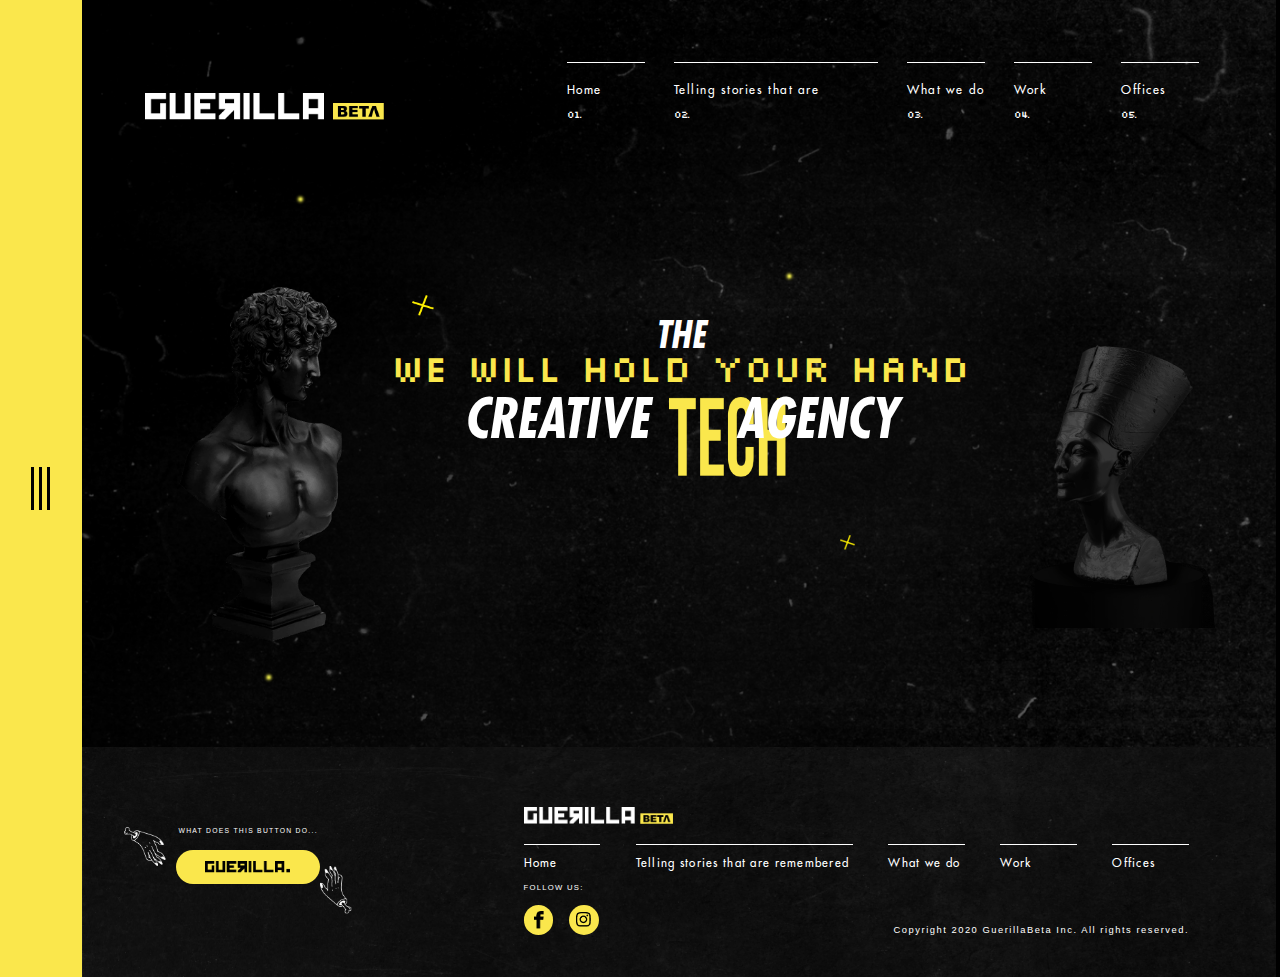
<file: index.html>
<!DOCTYPE html>
<html lang="en">

<head>
    <meta charset="UTF-8">
    <meta name="viewport" content="width=device-width, initial-scale=1.0">
    <meta http-equiv="X-UA-Compatible" content="ie=edge">
    <title>GuerillaBeta</title>
    <link href="https://fonts.googleapis.com/css?family=Gravitas+One&display=swap" rel="stylesheet">
    <link rel="stylesheet" href="style/main.css">
    <link rel="stylesheet" href="style/header.css">
    <link rel="stylesheet" href="style/animation.css">
    <link rel="stylesheet" href="style/font.css">
    <link rel="stylesheet" href="style/styleNavBar.css">
    <script src="https://cdnjs.cloudflare.com/ajax/libs/jquery/2.2.4/jquery.min.js"></script>
    <script src="script/snap.svg-min.js"></script>
    <script src="script/modernizr.custom.js"></script>

</head>

<body>
    <div class="moveinfo">
        <!--
        <div class="resp">
            <img src="img/move.png" class="move">
            <p>MOVE YOUR MOUSE AROUND TO BRING THE SCREEN TO LIFE</p>
        </div>
-->

    </div>
    <div class="container" id="nav">
        <div class="nav">
           <div class="menu-collapsed" id="trigger-overlay">
            <div class="navSpan" id="navSpan"></div></div>
        </div>
        <!-- open/close -->
        <div id="all">
            <div class="overlay overlay-genie" data-steps="m 701.56545,809.01175 35.16718,0 0,19.68384 -35.16718,0 z;m 698.9986,728.03569 41.23353,0 -3.41953,77.8735 -34.98557,0 z;m 687.08153,513.78234 53.1506,0 C 738.0505,683.9161 737.86917,503.34193 737.27015,806 l -35.90067,0 c -7.82727,-276.34892 -2.06916,-72.79261 -14.28795,-292.21766 z;m 403.87105,257.94772 566.31246,2.93091 C 923.38284,513.78233 738.73561,372.23931 737.27015,806 l -35.90067,0 C 701.32034,404.49318 455.17312,480.07689 403.87105,257.94772 z;M 51.871052,165.94772 1362.1835,168.87863 C 1171.3828,653.78233 738.73561,372.23931 737.27015,806 l -35.90067,0 C 701.32034,404.49318 31.173122,513.78234 51.871052,165.94772 z;m 52,26 1364,4 c -12.8007,666.9037 -273.2644,483.78234 -322.7299,776 l -633.90062,0 C 359.32034,432.49318 -6.6979288,733.83462 52,26 z;m 0,0 1439.999975,0 0,805.99999 -1439.999975,0 z">
                <svg xmlns="http://www.w3.org/2000/svg" width="100%" height="100%" viewBox="0 0 1440 806" preserveAspectRatio="none">
                    <path class="overlay-path" d="m 701.56545,809.01175 35.16718,0 0,19.68384 -35.16718,0 z" />
                </svg>
                <div class="navBarMenu">
                    <button type="button" class="overlay-close">Close</button>
                    <nav>
                        <ul>
                            <li><a href="case.html">
                                    <h1 class="num">01</h1>
                                    <div class="navBarImg">
                                        <img class="navBarImg01" alt="" src="img/01.png"></div>
                                    <p class="name">WEB EXPERIENCES, BABY!</p>
                                </a></li>
                            <li><a href="#">
                                    <h1 class="num">02</h1>
                                    <div class="navBarImg">
                                        <img class="navBarImg02" alt="" src="img/02.png"></div>
                                    <p class="name">THE NEW REALITY - AR</p>
                                </a></li>
                            <li><a href="#">
                                    <h1 class="num">03</h1>
                                    <div class="navBarImg">
                                        <img class="navBarImg03" alt="" src="img/03.png"></div>
                                    <p class="name">GAME DEVELOPMENT</p>
                                </a></li>
                            <li><a href="#">
                                    <h1 class="num">04</h1>
                                    <div class="navBarImg">
                                        <img class="navBarImg04" alt="" src="img/04.png"></div>
                                    <p class="name">APP DEVELOPMENT</p>
                                </a></li>
                        </ul>
                    </nav>
                </div>
            </div>
        </div>
        <div class="containerBox">
            <header>
                <a href="index.html">
                    <div class="logo">
                        <img class='guer' src='img/guerLogoHeader.png'>
                        <img class='beta' src='img/beta.png'>
                    </div>
                </a>
                <ul class="menu">
                    <li> <a href="index.html">
                            <p class="menuText">Home</p>
                            <p class="menuNum">01.</p>
                        </a>
                    </li>
                    <li> <a href="aboutUs.html">
                            <p class="menuText">Telling stories that are</p>
                            <p class="menuNum">02.</p>
                        </a>
                    </li>
                    <li> <a href="weDo.html">
                            <p class="menuText">What we do</p>
                            <p class="menuNum">03.</p>
                        </a>
                    </li>
                    <li> <a href="work.html">
                            <p class="menuText">Work</p>
                            <p class="menuNum">04.</p>
                        </a>
                    </li>
                    <li> <a href="offices.html">
                            <p class="menuText">Offices</p>
                            <p class="menuNum">05.</p>
                        </a>
                    </li>
                </ul>


                <div class="burgerMenu">
                    <a id="hamburger-icon" href="#" class="open-close-btn"><span></span>
                        <span></span>
                        <span></span>
                        <span></span></a>
                </div>
                <div id="myNav" class="overlay1">
                    <div class="overlay-content">
                        <a href="index.html">
                            <p class="menuText"><span class="menuNum">01. </span>Home</p>
                        </a>
                        <a href="aboutUs.html">
                            <p class="menuText"><span class="menuNum">02. </span>Telling stories that are remembered</p>
                        </a>
                        <a href="weDo.html">
                            <p class="menuText"><span class="menuNum">03. </span>What we do</p>
                        </a>
                        <a href="work.html">
                            <p class="menuText"><span class="menuNum">04. </span>Work</p>
                        </a>
                        <a href="offices.html">
                            <p class="menuText"><span class="menuNum">05. </span>Offices</p>
                        </a>
                    </div>
                </div>
            </header>
            <div class="mainText">
                <div class="stateBox">
                    <div class="hoverBox david">
                        <div class="davidAnim"></div>
                    </div>
                    <div class="stateMobile">
                        <div class="hoverBox state">
                            <img src="img/x.png" class="xAnimate" alt="">

                            <p class="t">the</p>
                            <p class="we">WE WILL HOLD YOUR HAND</p>
                            <p class="creative">CREATIVE<span></span>AGENCY</p>
                            <img src="img/x.png" class="xAnimate1" alt="">
                        </div>
                        <div class="hoverBox cleo">
                            <div class="cleoAnim"></div>
                        </div>
                    </div>
                </div>
            </div>

            <footer>
                <div class="btnContainer">
                    <img class="leftHand" alt="" src="img/leftHand.png">
                    <div class="btnBox">
                        <p class="p">WHAT DOES THIS BUTTON DO...</p>
                        <a href="" class="btnGuer"></a>
                    </div>
                    <img class="rightHand" alt="" src="img/rightHand.png">
                </div>
                <div class="footerRight">
                    <a href=""><img class='logo' src='img/logo.png'></a>
                    <ul class="menu">
                        <li> <a href="index.html">Home</a>
                        </li>
                        <li> <a href="aboutUs.html">Telling stories that are remembered</a>
                        </li>
                        <li> <a href="weDo.html">What we do</a>
                        </li>
                        <li> <a href="work.html">Work</a>
                        </li>
                        <li> <a href="offices.html">Offices</a>
                        </li>
                    </ul>
                    <div class="infoBox">
                        <div class="social">
                            <p class="follow">FOLLOW US:</p>
                            <div class="logoBox">
                                <div class="logoImg" style="background-image: url(img/face.png);     background-size: 32%;"></div>
                                <div class="logoImg" style="background-image: url(img/insta.png);    background-size: 50%;"></div>
                            </div>
                        </div>
                        <p class="copy">Copyright 2020 GuerillaBeta Inc. All rights reserved.</p>
                    </div>
                </div>
            </footer>

        </div>
    </div>
    <script>
        $(".open-close-btn").on('click touchstart', function(e) {
            // prevent default anchor click 
            e.preventDefault();
            $(".overlay1").toggleClass("overlay-open");
            $("#hamburger-icon").toggleClass("hamburger-open");
        });
    </script>
    <script src="script/classie.js"></script>
    <script src="script/demo12.js"></script>
</body></html>
</file>
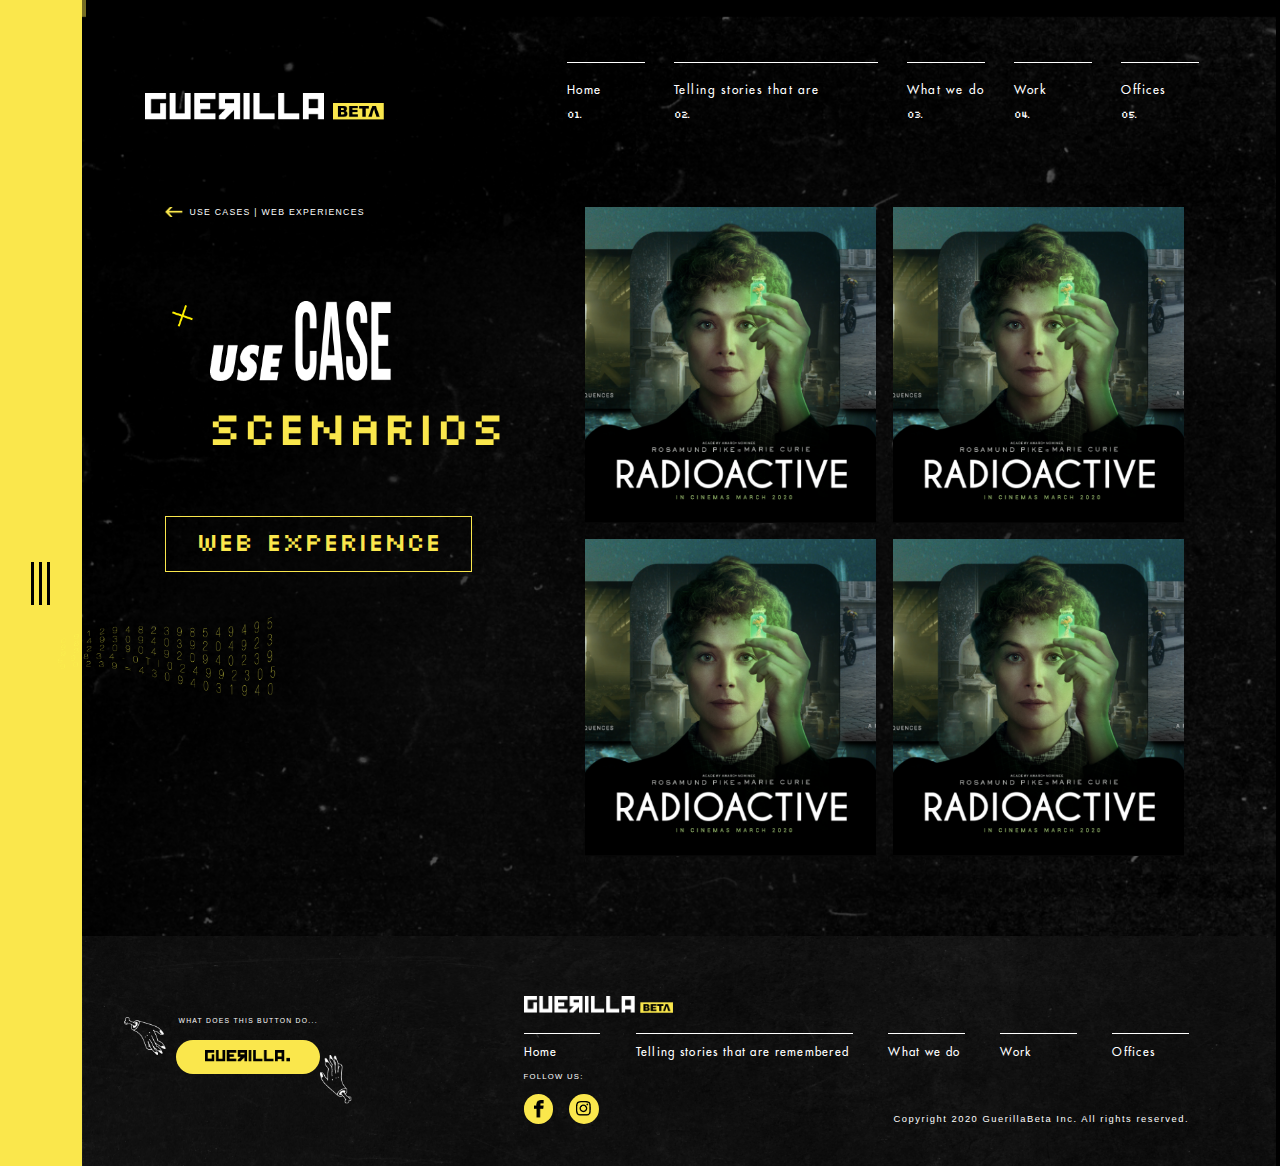
<file: case.html>
<!DOCTYPE html>
<html lang="en">

<head>
    <meta charset="UTF-8">
    <meta name="viewport" content="width=device-width, initial-scale=1.0">
    <meta http-equiv="X-UA-Compatible" content="ie=edge">
    <title>GuerillaBeta</title>
    <link href="https://fonts.googleapis.com/css?family=Gravitas+One&display=swap" rel="stylesheet">

    <link rel="stylesheet" href="style/header.css">
    <link rel="stylesheet" href="style/font.css">
    <link rel="stylesheet" href="style/style.css">
    <link rel="stylesheet" href="style/animation.css">
    <link rel="stylesheet" href="style/styleNavBar.css">
    <link rel="stylesheet" href="style/case_style.css">
    <script src="https://cdnjs.cloudflare.com/ajax/libs/jquery/2.2.4/jquery.min.js"></script>
    <script src="script/snap.svg-min.js"></script>
    <script src="script/modernizr.custom.js"></script>
</head>

<body>
    <div class="container" id="nav">
        <div class="nav">
            <div class="menu-collapsed" id="trigger-overlay">
                <div class="navSpan" id="navSpan"></div>
            </div>
        </div>
        <!-- open/close -->
        <div id="all">
            <div class="overlay overlay-genie" data-steps="m 701.56545,809.01175 35.16718,0 0,19.68384 -35.16718,0 z;m 698.9986,728.03569 41.23353,0 -3.41953,77.8735 -34.98557,0 z;m 687.08153,513.78234 53.1506,0 C 738.0505,683.9161 737.86917,503.34193 737.27015,806 l -35.90067,0 c -7.82727,-276.34892 -2.06916,-72.79261 -14.28795,-292.21766 z;m 403.87105,257.94772 566.31246,2.93091 C 923.38284,513.78233 738.73561,372.23931 737.27015,806 l -35.90067,0 C 701.32034,404.49318 455.17312,480.07689 403.87105,257.94772 z;M 51.871052,165.94772 1362.1835,168.87863 C 1171.3828,653.78233 738.73561,372.23931 737.27015,806 l -35.90067,0 C 701.32034,404.49318 31.173122,513.78234 51.871052,165.94772 z;m 52,26 1364,4 c -12.8007,666.9037 -273.2644,483.78234 -322.7299,776 l -633.90062,0 C 359.32034,432.49318 -6.6979288,733.83462 52,26 z;m 0,0 1439.999975,0 0,805.99999 -1439.999975,0 z">
                <svg xmlns="http://www.w3.org/2000/svg" width="100%" height="100%" viewBox="0 0 1440 806" preserveAspectRatio="none">
                    <path class="overlay-path" d="m 701.56545,809.01175 35.16718,0 0,19.68384 -35.16718,0 z" />
                </svg>
                <div class="navBarMenu">
                    <button type="button" class="overlay-close">Close</button>
                    <nav>
                        <ul>
                            <li><a href="case.html">
                                    <h1 class="num">01</h1>
                                    <div class="navBarImg">
                                        <img class="navBarImg01" alt="" src="img/01.png"></div>
                                    <p class="name">WEB EXPERIENCES, BABY!</p>
                                </a></li>
                            <li><a href="#">
                                    <h1 class="num">02</h1>
                                    <div class="navBarImg">
                                        <img class="navBarImg02" alt="" src="img/02.png"></div>
                                    <p class="name">THE NEW REALITY - AR</p>
                                </a></li>
                            <li><a href="#">
                                    <h1 class="num">03</h1>
                                    <div class="navBarImg">
                                        <img class="navBarImg03" alt="" src="img/03.png"></div>
                                    <p class="name">GAME DEVELOPMENT</p>
                                </a></li>
                            <li><a href="#">
                                    <h1 class="num">04</h1>
                                    <div class="navBarImg">
                                        <img class="navBarImg04" alt="" src="img/04.png"></div>
                                    <p class="name">APP DEVELOPMENT</p>
                                </a></li>
                        </ul>
                    </nav>
                </div>
            </div>
        </div>
        <div class="containerBox">
            <header>
                <a href="index.html">
                    <div class="logo">
                        <img class='guer' src='img/guerLogoHeader.png'>
                        <img class='beta' src='img/beta.png'>
                    </div>
                </a>
                <ul class="menu">
                    <li> <a href="index.html">
                            <p class="menuText">Home</p>
                            <p class="menuNum">01.</p>
                        </a>
                    </li>
                    <li> <a href="aboutUs.html">
                            <p class="menuText">Telling stories that are</p>
                            <p class="menuNum">02.</p>
                        </a>
                    </li>
                    <li> <a href="weDo.html">
                            <p class="menuText">What we do</p>
                            <p class="menuNum">03.</p>
                        </a>
                    </li>
                    <li> <a href="work.html">
                            <p class="menuText">Work</p>
                            <p class="menuNum">04.</p>
                        </a>
                    </li>
                    <li> <a href="offices.html">
                            <p class="menuText">Offices</p>
                            <p class="menuNum">05.</p>
                        </a>
                    </li>
                </ul>


                <div class="burgerMenu">
                    <a id="hamburger-icon" href="#" class="open-close-btn"><span></span>
                        <span></span>
                        <span></span>
                        <span></span></a>
                </div>
                <div id="myNav" class="overlay1">
                    <div class="overlay-content">
                        <a href="index.html">
                            <p class="menuText"><span class="menuNum">01. </span>Home</p>
                        </a>
                        <a href="aboutUs.html">
                            <p class="menuText"><span class="menuNum">02. </span>Telling stories that are remembered</p>
                        </a>
                        <a href="weDo.html">
                            <p class="menuText"><span class="menuNum">03. </span>What we do</p>
                        </a>
                        <a href="work.html">
                            <p class="menuText"><span class="menuNum">04. </span>Work</p>
                        </a>
                        <a href="offices.html">
                            <p class="menuText"><span class="menuNum">05. </span>Offices</p>
                        </a>
                    </div>
                </div>
            </header>
            <div class="mainText">
                <div class="leftBox">
                    <a class="use">USE CASES | WEB EXPERIENCES </a>
                    <img src="img/x.png" class="xAnimate" alt="">
                    <img class="imgText" alt="" src="img/caseText.png">
                    <p class="tittle">scenarios</p>
                    <a class="btn">WEB EXPERIENCE</a>
                    <img class="num" alt="" src="img/num.png">
                </div>
                <div class="rightBox">
                    <div class="imgBox"><img class="caseImg" alt="" src="img/img.png"></div>
                    <div class="imgBox"><img class="caseImg" alt="" src="img/img.png"></div>
                    <div class="imgBox"><img class="caseImg" alt="" src="img/img.png"></div>
                    <div class="imgBox"><img class="caseImg" alt="" src="img/img.png"></div>
                </div>
            </div>
            <footer>
                <div class="btnContainer">
                    <img class="leftHand" alt="" src="img/leftHand.png">
                    <div class="btnBox">
                        <p class="p">WHAT DOES THIS BUTTON DO...</p>
                        <a href="" class="btnGuer"></a>
                    </div>
                    <img class="rightHand" alt="" src="img/rightHand.png">
                </div>
                <div class="footerRight">
                    <a href=""><img class='logo' src='img/logo.png'></a>
                    <ul class="menu">
                        <li> <a href="index.html">Home</a>
                        </li>
                        <li> <a href="aboutUs.html">Telling stories that are remembered</a>
                        </li>
                        <li> <a href="weDo.html">What we do</a>
                        </li>
                        <li> <a href="work.html">Work</a>
                        </li>
                        <li> <a href="offices.html">Offices</a>
                        </li>
                    </ul>
                    <div class="infoBox">
                        <div class="social">
                            <p class="follow">FOLLOW US:</p>
                            <div class="logoBox">
                                <div class="logoImg" style="background-image: url(img/face.png);     background-size: 32%;"></div>
                                <div class="logoImg" style="background-image: url(img/insta.png);    background-size: 50%;"></div>
                            </div>
                        </div>
                        <p class="copy">Copyright 2020 GuerillaBeta Inc. All rights reserved.</p>
                    </div>
                </div>
            </footer>

        </div>
    </div>
    <script src="https://cdnjs.cloudflare.com/ajax/libs/jquery/2.2.4/jquery.min.js"></script>
    <script>
        $(".open-close-btn").on('click touchstart', function(e) {
            // prevent default anchor click 
            e.preventDefault();
            $(".overlay1").toggleClass("overlay-open");
            $("#hamburger-icon").toggleClass("hamburger-open");
        });
    </script>
    <script src="script/classie.js"></script>
    <script src="script/demo12.js"></script>
</body></html>
</file>
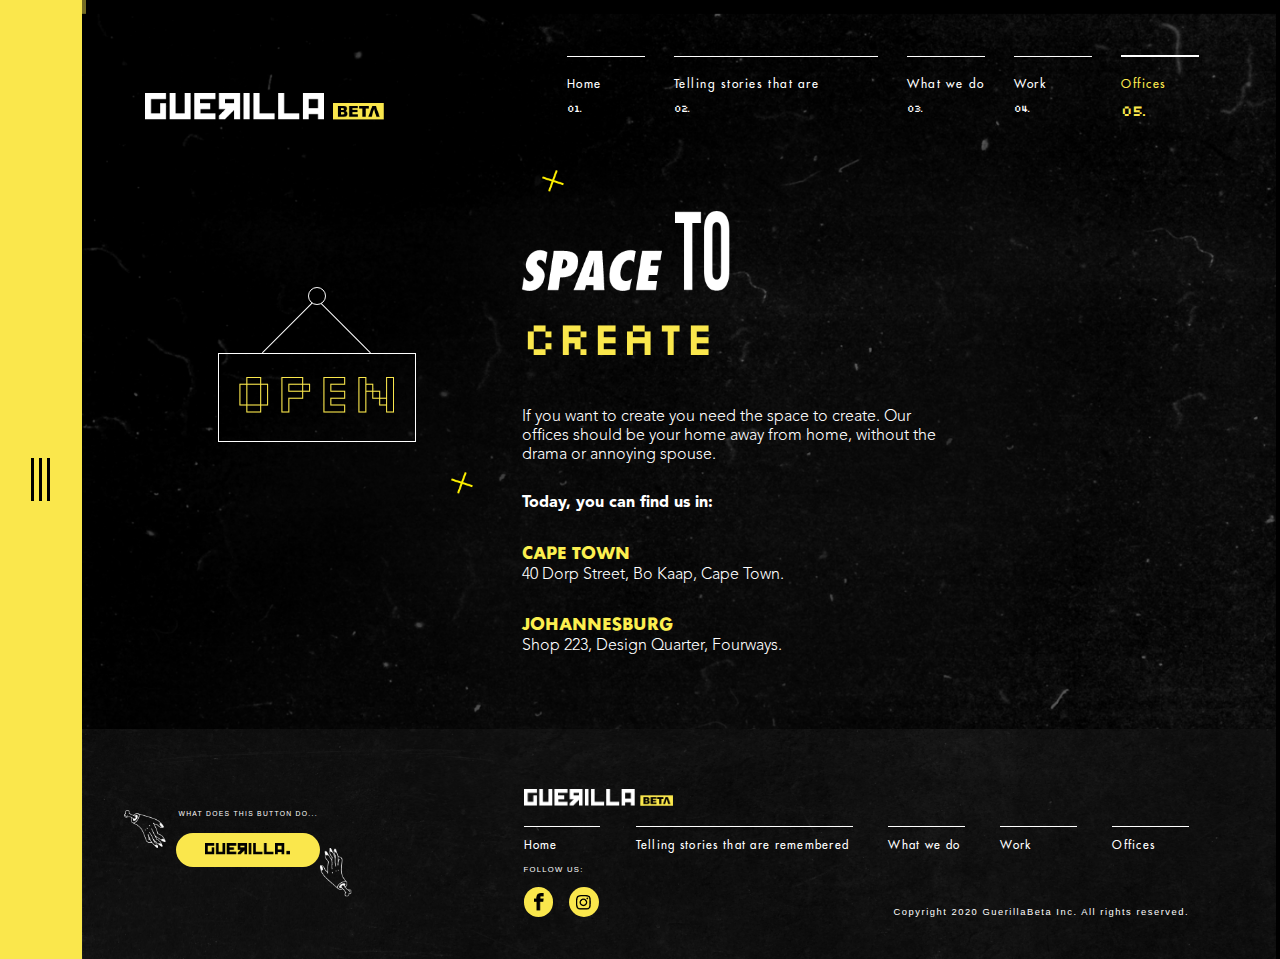
<file: offices.html>
<!DOCTYPE html>
<html lang="en">

<head>
    <meta charset="UTF-8">
    <meta name="viewport" content="width=device-width, initial-scale=1.0">
    <meta http-equiv="X-UA-Compatible" content="ie=edge">
    <title>GuerillaBeta</title>
    <link href="https://fonts.googleapis.com/css?family=Gravitas+One&display=swap" rel="stylesheet">
    <link rel="stylesheet" href="style/offices.css">
    <link rel="stylesheet" href="style/header.css">
    <link rel="stylesheet" href="style/font.css">
    <link rel="stylesheet" href="style/style.css">
    <link rel="stylesheet" href="style/animation.css">
    <link rel="stylesheet" href="style/styleNavBar.css">
     <script src="https://cdnjs.cloudflare.com/ajax/libs/jquery/2.2.4/jquery.min.js"></script>
    <script src="script/snap.svg-min.js"></script>
    <script src="script/modernizr.custom.js"></script>
</head>

<body>
    <div class="container" id="nav">
        <div class="nav">
           <div class="menu-collapsed" id="trigger-overlay">
            <div class="navSpan" id="navSpan"></div></div>
        </div>
        <!-- open/close -->
        <div id="all">
            <div class="overlay overlay-genie" data-steps="m 701.56545,809.01175 35.16718,0 0,19.68384 -35.16718,0 z;m 698.9986,728.03569 41.23353,0 -3.41953,77.8735 -34.98557,0 z;m 687.08153,513.78234 53.1506,0 C 738.0505,683.9161 737.86917,503.34193 737.27015,806 l -35.90067,0 c -7.82727,-276.34892 -2.06916,-72.79261 -14.28795,-292.21766 z;m 403.87105,257.94772 566.31246,2.93091 C 923.38284,513.78233 738.73561,372.23931 737.27015,806 l -35.90067,0 C 701.32034,404.49318 455.17312,480.07689 403.87105,257.94772 z;M 51.871052,165.94772 1362.1835,168.87863 C 1171.3828,653.78233 738.73561,372.23931 737.27015,806 l -35.90067,0 C 701.32034,404.49318 31.173122,513.78234 51.871052,165.94772 z;m 52,26 1364,4 c -12.8007,666.9037 -273.2644,483.78234 -322.7299,776 l -633.90062,0 C 359.32034,432.49318 -6.6979288,733.83462 52,26 z;m 0,0 1439.999975,0 0,805.99999 -1439.999975,0 z">
                <svg xmlns="http://www.w3.org/2000/svg" width="100%" height="100%" viewBox="0 0 1440 806" preserveAspectRatio="none">
                    <path class="overlay-path" d="m 701.56545,809.01175 35.16718,0 0,19.68384 -35.16718,0 z" />
                </svg>
                <div class="navBarMenu">
                    <button type="button" class="overlay-close">Close</button>
                    <nav>
                        <ul>
                            <li><a href="case.html">
                                    <h1 class="num">01</h1>
                                    <div class="navBarImg">
                                        <img class="navBarImg01" alt="" src="img/01.png"></div>
                                    <p class="name">WEB EXPERIENCES, BABY!</p>
                                </a></li>
                            <li><a href="#">
                                    <h1 class="num">02</h1>
                                    <div class="navBarImg">
                                        <img class="navBarImg02" alt="" src="img/02.png"></div>
                                    <p class="name">THE NEW REALITY - AR</p>
                                </a></li>
                            <li><a href="#">
                                    <h1 class="num">03</h1>
                                    <div class="navBarImg">
                                        <img class="navBarImg03" alt="" src="img/03.png"></div>
                                    <p class="name">GAME DEVELOPMENT</p>
                                </a></li>
                            <li><a href="#">
                                    <h1 class="num">04</h1>
                                    <div class="navBarImg">
                                        <img class="navBarImg04" alt="" src="img/04.png"></div>
                                    <p class="name">APP DEVELOPMENT</p>
                                </a></li>
                        </ul>
                    </nav>
                </div>
            </div>
        </div>
        <div class="containerBox">
            <header>
                <a href="index.html">
                    <div class="logo">
                        <img class='guer' src='img/guerLogoHeader.png'>
                        <img class='beta' src='img/beta.png'>
                    </div>
                </a>
                <ul class="menu">
                    <li> <a href="index.html">
                            <p class="menuText">Home</p>
                            <p class="menuNum">01.</p>
                        </a>
                    </li>
                    <li> <a href="aboutUs.html">
                            <p class="menuText">Telling stories that are</p>
                            <p class="menuNum">02.</p>
                        </a>
                    </li>
                    <li> <a href="weDo.html">
                            <p class="menuText">What we do</p>
                            <p class="menuNum">03.</p>
                        </a>
                    </li>
                    <li> <a href="work.html">
                            <p class="menuText">Work</p>
                            <p class="menuNum">04.</p>
                        </a>
                    </li>
                    <li> <a href="offices.html">
                            <p class="menuText">Offices</p>
                            <p class="menuNum">05.</p>
                        </a>
                    </li>
                </ul>


                <div class="burgerMenu">
                    <a id="hamburger-icon" href="#" class="open-close-btn"><span></span>
                        <span></span>
                        <span></span>
                        <span></span></a>
                </div>
                <div id="myNav" class="overlay1">
                    <div class="overlay-content">
                        <a href="index.html">
                            <p class="menuText"><span class="menuNum">01. </span>Home</p>
                        </a>
                        <a href="aboutUs.html">
                            <p class="menuText"><span class="menuNum">02. </span>Telling stories that are remembered</p>
                        </a>
                        <a href="weDo.html">
                            <p class="menuText"><span class="menuNum">03. </span>What we do</p>
                        </a>
                        <a href="work.html">
                            <p class="menuText"><span class="menuNum">04. </span>Work</p>
                        </a>
                        <a href="offices.html">
                            <p class="menuText"><span class="menuNum">05. </span>Offices</p>
                        </a>
                    </div>
                </div>
            </header>
            <div class="mainText">
                <div class="imgBlock">
                    <div class="signboard">
                        <div class="sign">
                            <p>open</p>
                        </div>
                        <div class="strings"></div>
                        <div class="pin top"></div>
                    </div>
                    <img src="img/x.png" class="xAnimate" alt="">
                </div>
                <div class="textBlock">
                    <img src="img/x.png" class="xAnimate" alt="">
                    <img src="img/officesText.png" alt="" class="textImg">
                    <p class="text">create</p>
                    <p class="tittle">If you want to create you need the space to create. Our offices should be your home away from home, without the drama or annoying spouse.</p>
                    <span>Today, you can find us in:</span>
                    <h1 class="address"> CAPE TOWN</h1>
                    <p class="tittle">40 Dorp Street, Bo Kaap, Cape Town.</p>
                    <h1 class="address">JOHANNESBURG</h1>
                    <p class="tittle">Shop 223, Design Quarter, Fourways.</p>

                </div>

            </div>
            <footer>
                <div class="btnContainer">
                    <img class="leftHand" alt="" src="img/leftHand.png">
                    <div class="btnBox">
                        <p class="p">WHAT DOES THIS BUTTON DO...</p>
                        <a href="" class="btnGuer"></a>
                    </div>
                    <img class="rightHand" alt="" src="img/rightHand.png">
                </div>
                <div class="footerRight">
                    <a href=""><img class='logo' src='img/logo.png'></a>
                    <ul class="menu">
                        <li> <a href="index.html">Home</a>
                        </li>
                        <li> <a href="aboutUs.html">Telling stories that are remembered</a>
                        </li>
                        <li> <a href="weDo.html">What we do</a>
                        </li>
                        <li> <a href="work.html">Work</a>
                        </li>
                        <li> <a href="offices.html">Offices</a>
                        </li>
                    </ul>
                    <div class="infoBox">
                        <div class="social">
                            <p class="follow">FOLLOW US:</p>
                            <div class="logoBox">
                                <div class="logoImg" style="background-image: url(img/face.png);     background-size: 32%;"></div>
                                <div class="logoImg" style="background-image: url(img/insta.png);    background-size: 50%;"></div>
                            </div>
                        </div>
                        <p class="copy">Copyright 2020 GuerillaBeta Inc. All rights reserved.</p>
                    </div>
                </div>
            </footer>

        </div>
    </div>
    <script src="https://cdnjs.cloudflare.com/ajax/libs/jquery/2.2.4/jquery.min.js"></script>
    <script>
        $(".open-close-btn").on('click touchstart', function(e) {
            // prevent default anchor click 
            e.preventDefault();
            $(".overlay1").toggleClass("overlay-open");
            $("#hamburger-icon").toggleClass("hamburger-open");
        });
    </script>
     <script src="script/classie.js"></script>
    <script src="script/demo12.js"></script>
</body></html>
</file>
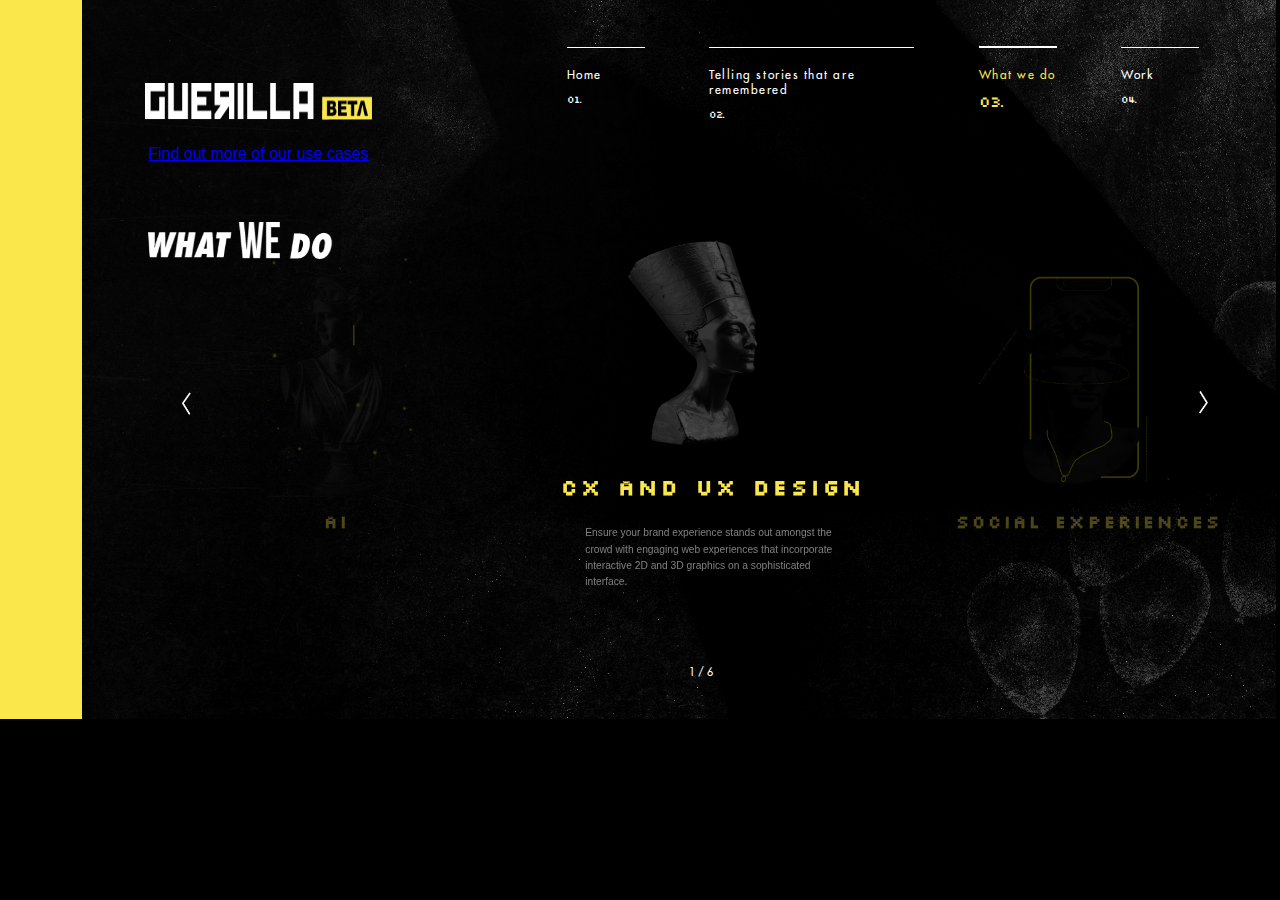
<file: weDo.html>
<!DOCTYPE html>
<html lang="en">

<head>
    <meta charset="UTF-8">
    <meta name="viewport" content="width=device-width, initial-scale=1.0">
    <meta http-equiv="X-UA-Compatible" content="ie=edge">
    <title>Document</title>
    <link href="https://fonts.googleapis.com/css?family=Gravitas+One&display=swap" rel="stylesheet">
    <link rel="stylesheet" href="style/owl.carousel.min.css">
    <link rel="stylesheet" href="style/owl.theme.default.css">
    <link rel="stylesheet" href="style/header.css">
    <link rel="stylesheet" href="style/weDo.css">
    <link rel="stylesheet" href="style/font.css">
    <link rel="stylesheet" href="style/demo1.css">
    <link rel="stylesheet" href="style/animation.css">
    <script src="https://cdnjs.cloudflare.com/ajax/libs/jquery/3.4.1/jquery.min.js"></script>

    <script src="script/is.min.js"></script>
    <script>
        var link = document.createElement('link');
        link.rel = "stylesheet";
        if (is.safari()) {
            link.href = "style/safari.css";
        } 
        document.head.appendChild(link);

    </script>


    <!-- javascript -->
    <script src="script/jquery.min.js"></script>
    <script src="script/owl.carousel.min.js"></script>
</head>

<body>
    <div class="container">
        <div class="nav">
            <a href="" class="navSpan"><span></span>
                <span></span>
                <span></span>
                <span></span></a>
        </div>
        <div class="containerBox">
            <header>
                <a href=""><img class='logo' src='img/logo.png'></a>
                <ul class="menu">
                    <li> <a href="index.html">
                            <p class="menuText">Home</p>
                            <p class="menuNum">01.</p>
                        </a>
                    </li>
                    <li> <a href="aboutUs.html">
                            <p class="menuText">Telling stories that are remembered</p>
                            <p class="menuNum">02.</p>
                        </a>
                    </li>
                    <li> <a href="weDo.html">
                            <p class="menuText">What we do</p>
                            <p class="menuNum">03.</p>
                        </a>
                    </li>
                    <li> <a href="work.html">
                            <p class="menuText">Work</p>
                            <p class="menuNum">04.</p>
                        </a>
                    </li>

                </ul>
                <div class="burgerMenu">
                    <a id="hamburger-icon" href="#" class="open-close-btn"><span></span>
                        <span></span>
                        <span></span>
                        <span></span></a>
                </div>
                <div id="myNav" class="overlay">
                    <div class="overlay-content">
                        <a href="index.html">
                            <p class="menuText"><span class="menuNum">01. </span>Home</p>
                        </a>
                        <a href="aboutUs.html">
                            <p class="menuText"><span class="menuNum">02. </span>Telling stories that are remembered</p>
                        </a>
                        <a href="weDo.html">
                            <p class="menuText"><span class="menuNum">03. </span>What we do</p>
                        </a>
                        <a href="work.html">
                            <p class="menuText"><span class="menuNum">04. </span>Work</p>
                        </a>
                    </div>
                </div>
            </header>
            <div class="mainText">
                <img src="img/weDoText.png" alt="" class="aboutText">
                <div class="casses">
                    <a href='case.html'>
                        <p>Find out
                            more of our
                            <span>use cases</span></p>
                    </a>
                </div>

                <!-- body -->
                <div class="owl-carousel">
                    <div class="slider">
                        <div class="slideImgBox">
                            <img src="img/weDoSlide1.png" class="sliderImg slide1" alt="">
                            <img src="img/05.gif" class="sliderImg slide1" alt=""></div>
                        <div class="sliderText">
                            <h1 class="sliderH1">CX AND UX DESIGN</h1>
                            <p class="sliderInfo">Ensure your brand experience stands out amongst the crowd with engaging web experiences that incorporate interactive 2D and 3D graphics on a sophisticated interface.</p>
                        </div>
                    </div>
                    <div class="slider">
                        <div class="slideImgBox">
                            <img src="img/weDoSlide2.png" class="sliderImg slide2" alt="">
                            <img src="img/man1_3.gif" class="sliderImg slide2" alt="">
                        </div>
                        <div class="sliderText slide2T">
                            <h1 class="sliderH1">SOCIAL EXPERIENCES</h1>
                            <p class="sliderInfo">Launch your new product or service with intriguing instant social experiences with stunning creative effects or creative gamification to emerge from the online clutter.</p>
                        </div>
                    </div>

                    <div class="slider">
                        <div class="sliderImg slide3">
                            <img src="img/weDoSlide3.png" class="slideImg" alt="">
                            <div class="glitch-img"></div>

                        </div>

                        <div class="sliderText">
                            <h1 class="sliderH1">APP DEVELOPMENT</h1>
                            <p class="sliderInfo">Update your communication lines with a progressive web app that creates a hybrid with the platform already used by your business.</p>
                        </div>
                    </div>
                    <div class="slider">
                        <div class="slideImgBox">
                            <img src="img/weDoSlide4.png" class="sliderImg slide4" alt="">
                            <img src="img/04.gif" class="sliderImg slide4" alt=""></div>
                        <div class="sliderText">
                            <h1 class="sliderH1">API DEVELOPMENT</h1>
                            <p class="sliderInfo">Unify your platforms for a consistent brand tone with API design and prototyping to build apps that effectively communicate with each other.</p>
                        </div>
                    </div>
                    <div class="slider">
                        <div class="slideImgBox">
                            <img src="img/weDoSlide5.png" class="sliderImg slide5" alt="">
                            <img src="img/weDoSlide52.png" class="sliderImg slide5" alt="">
                        </div>
                        <div class="sliderText">
                            <h1 class="sliderH1">AUGMENTED REALITY</h1>
                            <p class="sliderInfo">Bring your brand to life with the power of AR. Use 3D mapping and AR apps that we creatively design and deploy in no time to give your brand new life.</p>
                        </div>
                    </div>
                    <div class="slider sliderL">
                        <div class="slideImgBox">
                            <div class='pulse'>
                                <img src="img/circle3.png" class="sliderImg slide63 slide6" alt=""></div>
                            <img src="img/weDoSlide6.png" class="sliderImg slide6" alt="">
                            <div class='pulse'>
                                <img src="img/circle1.png" class="sliderImg slide61 slide6" alt="">
                                <img src="img/circle2.png" class="sliderImg slide62 slide6" alt=""></div>
                        </div>
                        <div class="sliderText">
                            <h1 class="sliderH1" style="text-align: center; ">AI</h1>
                            <p class="sliderInfo">From increasing efficiency to creating a coherent work environment, use AI computer vision, machine learning and neutral networks to improve your business.</p>
                        </div>
                    </div>

                </div>
                <p class="counter-out"></p>
            </div>
        </div>
    </div>
    <script>
        $(".open-close-btn").on('click touchstart', function(e) {
            // prevent default anchor click 
            e.preventDefault();
            $(".overlay").toggleClass("overlay-open");
            $("#hamburger-icon").toggleClass("hamburger-open");
        });

    </script>
    <script src="script/mgGlitch.min.js"></script>
    <script>
        $(".glitch-img").mgGlitch({

            // set 'true' to stop the plugin
            destroy: false,
            // set 'false' to stop glitching
            glitch: true,
            // set 'false' to stop scaling
            scale: true,

            // set 'false' to stop glitch blending
            blend: true,

            // select blend mode type
            blendModeType: 'hue',

            // set min time for glitch 1 elem
            glitch1TimeMin: 600,
            // set max time for glitch 1 elem

            glitch1TimeMax: 900,
            // set min time for glitch 2 elem

            glitch2TimeMin: 100,
            // set max time for glitch 2 elem

            glitch2TimeMax: 100,
            zIndexStart: 5

        }, 2000);

    </script>
    <script src="script/slider.js"></script>
</body>

</html>
</file>
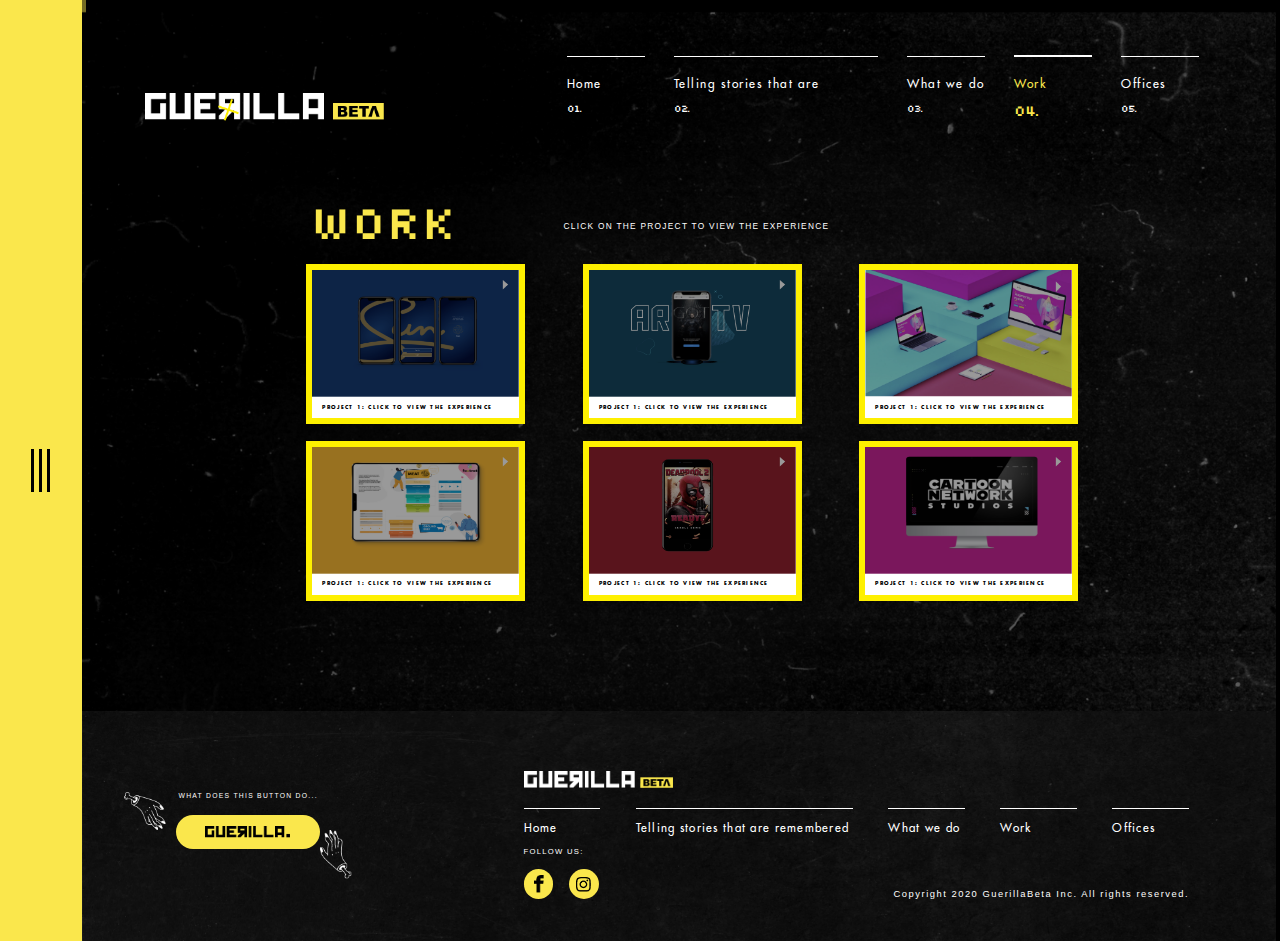
<file: work.html>
<!DOCTYPE html>
<html lang="en">

<head>
    <meta charset="UTF-8">
    <meta name="viewport" content="width=device-width, initial-scale=1.0">
    <meta http-equiv="X-UA-Compatible" content="ie=edge">
    <title>GuerillaBeta</title>
    <link href="https://fonts.googleapis.com/css?family=Gravitas+One&display=swap" rel="stylesheet">

    <link rel="stylesheet" href="style/header.css">
    <link href="style/adaptive-modal.css" rel="stylesheet" type="text/css">
    <link rel="stylesheet" href="style/font.css">
    <link rel="stylesheet" href="style/style.css">
    <link rel="stylesheet" href="style/animation.css">
    <link rel="stylesheet" href="style/styleNavBar.css">
    <link rel="stylesheet" href="style/work.css">

    <script src="http://ajax.googleapis.com/ajax/libs/jquery/1.11.1/jquery.min.js"></script>
    <script type="text/javascript" src="script/jquery.adaptive-modal.js"></script>

    <script src="script/snap.svg-min.js"></script>
    <script src="script/modernizr.custom.js"></script>
</head>

<body>
    <div class="container" id="nav">
        <div class="nav">
            <div class="menu-collapsed" id="trigger-overlay">
                <div class="navSpan" id="navSpan"></div>
            </div>
        </div>
        <!-- open/close -->
        <div id="all">
            <div class="overlay overlay-genie" data-steps="m 701.56545,809.01175 35.16718,0 0,19.68384 -35.16718,0 z;m 698.9986,728.03569 41.23353,0 -3.41953,77.8735 -34.98557,0 z;m 687.08153,513.78234 53.1506,0 C 738.0505,683.9161 737.86917,503.34193 737.27015,806 l -35.90067,0 c -7.82727,-276.34892 -2.06916,-72.79261 -14.28795,-292.21766 z;m 403.87105,257.94772 566.31246,2.93091 C 923.38284,513.78233 738.73561,372.23931 737.27015,806 l -35.90067,0 C 701.32034,404.49318 455.17312,480.07689 403.87105,257.94772 z;M 51.871052,165.94772 1362.1835,168.87863 C 1171.3828,653.78233 738.73561,372.23931 737.27015,806 l -35.90067,0 C 701.32034,404.49318 31.173122,513.78234 51.871052,165.94772 z;m 52,26 1364,4 c -12.8007,666.9037 -273.2644,483.78234 -322.7299,776 l -633.90062,0 C 359.32034,432.49318 -6.6979288,733.83462 52,26 z;m 0,0 1439.999975,0 0,805.99999 -1439.999975,0 z">
                <svg xmlns="http://www.w3.org/2000/svg" width="100%" height="100%" viewBox="0 0 1440 806" preserveAspectRatio="none">
                    <path class="overlay-path" d="m 701.56545,809.01175 35.16718,0 0,19.68384 -35.16718,0 z" />
                </svg>
                <div class="navBarMenu">
                    <button type="button" class="overlay-close">Close</button>
                    <nav>
                        <ul>
                            <li><a href="case.html">
                                    <h1 class="num">01</h1>
                                    <div class="navBarImg">
                                        <img class="navBarImg01" alt="" src="img/01.png"></div>
                                    <p class="name">WEB EXPERIENCES, BABY!</p>
                                </a></li>
                            <li><a href="#">
                                    <h1 class="num">02</h1>
                                    <div class="navBarImg">
                                        <img class="navBarImg02" alt="" src="img/02.png"></div>
                                    <p class="name">THE NEW REALITY - AR</p>
                                </a></li>
                            <li><a href="#">
                                    <h1 class="num">03</h1>
                                    <div class="navBarImg">
                                        <img class="navBarImg03" alt="" src="img/03.png"></div>
                                    <p class="name">GAME DEVELOPMENT</p>
                                </a></li>
                            <li><a href="#">
                                    <h1 class="num">04</h1>
                                    <div class="navBarImg">
                                        <img class="navBarImg04" alt="" src="img/04.png"></div>
                                    <p class="name">APP DEVELOPMENT</p>
                                </a></li>
                        </ul>
                    </nav>
                </div>
            </div>
        </div>
        <div class="containerBox">
            <header>
                <a href="index.html">
                    <div class="logo">
                        <img class='guer' src='img/guerLogoHeader.png'>
                        <img class='beta' src='img/beta.png'>
                    </div>
                </a>
                <ul class="menu">
                    <li> <a href="index.html">
                            <p class="menuText">Home</p>
                            <p class="menuNum">01.</p>
                        </a>
                    </li>
                    <li> <a href="aboutUs.html">
                            <p class="menuText">Telling stories that are</p>
                            <p class="menuNum">02.</p>
                        </a>
                    </li>
                    <li> <a href="weDo.html">
                            <p class="menuText">What we do</p>
                            <p class="menuNum">03.</p>
                        </a>
                    </li>
                    <li> <a href="work.html">
                            <p class="menuText">Work</p>
                            <p class="menuNum">04.</p>
                        </a>
                    </li>
                    <li> <a href="offices.html">
                            <p class="menuText">Offices</p>
                            <p class="menuNum">05.</p>
                        </a>
                    </li>
                </ul>


                <div class="burgerMenu">
                    <a id="hamburger-icon" href="#" class="open-close-btn"><span></span>
                        <span></span>
                        <span></span>
                        <span></span></a>
                </div>
                <div id="myNav" class="overlay1">
                    <div class="overlay-content">
                        <a href="index.html">
                            <p class="menuText"><span class="menuNum">01. </span>Home</p>
                        </a>
                        <a href="aboutUs.html">
                            <p class="menuText"><span class="menuNum">02. </span>Telling stories that are remembered</p>
                        </a>
                        <a href="weDo.html">
                            <p class="menuText"><span class="menuNum">03. </span>What we do</p>
                        </a>
                        <a href="work.html">
                            <p class="menuText"><span class="menuNum">04. </span>Work</p>
                        </a>
                        <a href="offices.html">
                            <p class="menuText"><span class="menuNum">05. </span>Offices</p>
                        </a>
                    </div>
                </div>
            </header>
            <div class="mainText">

                <div class="text">
                    <img src="img/x.png" class="xAnimate" alt="">
                    <p class="workTittle">WORK</p>
                    <p class="tittle">CLICK ON THE PROJECT TO VIEW THE EXPERIENCE</p>
                </div>
                <div class="block">
                    <div class="arrBlock">
                        <img class="arrFlow arr1" alt="" src="img/Path569.png">
                        <img class="arrFlow arr2" alt="" src="img/Path569.png">
                        <img class="arrFlow arr3" alt="" src="img/Path569.png">
                        <img class="arrFlow arr4" alt="" src="img/Path569.png">
                    </div>

                    <div class="work">
                        <a href="#" class="btn workBox" data-toggle="adaptive-modal" data-title='<div id="Box"><div class="textBox"><span class="tittle">PROJECT 1:</span><p class="workText"> CLICK TO VIEW THE EXPERIENCE</p></div><img class="flavor-lightbox__image" src="img/HOxd4x.png" alt=""><h1 class="flavor-lightbox__caption">ARTV</h1><p class="textMain">Scan your TV when watching a show to ignite<br> information about the show and its characters.
                            </p></div>'>
                            <img src="img/work1.png" alt="ARTV" class="workImg">
                            <p class='workText'>PROJECT 1: CLICK TO VIEW THE EXPERIENCE</p>
                        </a>
                        <a href="#" class="btn workBox" data-toggle="adaptive-modal" data-title='<div id="Box"><div class="textBox"><span class="tittle">PROJECT 1:</span><p class="workText"> CLICK TO VIEW THE EXPERIENCE</p></div><img class="flavor-lightbox__image" src="img/HOxd4x.png" alt=""><h1 class="flavor-lightbox__caption">ARTV</h1><p class="textMain">Scan your TV when watching a show to ignite<br> information about the show and its characters.
                            </p></div>'>
                            <img src="img/work2.png" alt="ARTV" class="workImg">
                            <p class='workText'>PROJECT 1: CLICK TO VIEW THE EXPERIENCE</p>
                        </a>
                        <a href="#" class="btn workBox" data-toggle="adaptive-modal" data-title='<div id="Box"><div class="textBox"><span class="tittle">PROJECT 1:</span><p class="workText"> CLICK TO VIEW THE EXPERIENCE</p></div><img class="flavor-lightbox__image" src="img/HOxd4x.png" alt=""><h1 class="flavor-lightbox__caption">ARTV</h1><p class="textMain">Scan your TV when watching a show to ignite<br> information about the show and its characters.
                            </p></div>'>
                            <img src="img/work3.png" alt="ARTV" class="workImg">
                            <p class='workText'>PROJECT 1: CLICK TO VIEW THE EXPERIENCE</p>
                        </a>
                        <a href="#" class="btn workBox" data-toggle="adaptive-modal" data-title='<div id="Box"><div class="textBox"><span class="tittle">PROJECT 1:</span><p class="workText"> CLICK TO VIEW THE EXPERIENCE</p></div><img class="flavor-lightbox__image" src="img/HOxd4x.png" alt=""><h1 class="flavor-lightbox__caption">ARTV</h1><p class="textMain">Scan your TV when watching a show to ignite<br> information about the show and its characters.
                            </p></div>'>
                            <img src="img/work4.png" alt="ARTV" class="workImg">
                            <p class='workText'>PROJECT 1: CLICK TO VIEW THE EXPERIENCE</p>
                        </a>
                        <a href="#" class="btn workBox" data-toggle="adaptive-modal" data-title='<div id="Box"><div class="textBox"><span class="tittle">PROJECT 1:</span><p class="workText"> CLICK TO VIEW THE EXPERIENCE</p></div><img class="flavor-lightbox__image" src="img/HOxd4x.png" alt=""><h1 class="flavor-lightbox__caption">ARTV</h1><p class="textMain">Scan your TV when watching a show to ignite<br> information about the show and its characters.
                            </p></div>'>
                            <img src="img/work5.png" alt="ARTV" class="workImg">
                            <p class='workText'>PROJECT 1: CLICK TO VIEW THE EXPERIENCE</p>
                        </a>
                        <a href="#" class="btn workBox" data-toggle="adaptive-modal" data-title='<div id="Box"><div class="textBox"><span class="tittle">PROJECT 1:</span><p class="workText"> CLICK TO VIEW THE EXPERIENCE</p></div><img class="flavor-lightbox__image" src="img/HOxd4x.png" alt=""><h1 class="flavor-lightbox__caption">ARTV</h1><p class="textMain">Scan your TV when watching a show to ignite<br> information about the show and its characters.
                            </p></div>'>
                            <img src="img/work6.png" alt="ARTV" class="workImg">
                            <p class='workText'>PROJECT 1: CLICK TO VIEW THE EXPERIENCE</p>
                        </a>
                    </div>
                    <div class="arrBlock">
                        <img class="arrFlow arr1" alt="" src="img/Path569.png">
                        <img class="arrFlow arr2" alt="" src="img/Path569.png">
                        <img class="arrFlow arr3" alt="" src="img/Path569.png">
                        <img class="arrFlow arr4" alt="" src="img/Path569.png">
                    </div>
                </div>

            </div>
            <footer>
                <div class="btnContainer">
                    <img class="leftHand" alt="" src="img/leftHand.png">
                    <div class="btnBox">
                        <p class="p">WHAT DOES THIS BUTTON DO...</p>
                        <a href="" class="btnGuer"></a>
                    </div>
                    <img class="rightHand" alt="" src="img/rightHand.png">
                </div>
                <div class="footerRight">
                    <a href=""><img class='logo' src='img/logo.png'></a>
                    <ul class="menu">
                        <li> <a href="index.html">Home</a>
                        </li>
                        <li> <a href="aboutUs.html">Telling stories that are remembered</a>
                        </li>
                        <li> <a href="weDo.html">What we do</a>
                        </li>
                        <li> <a href="work.html">Work</a>
                        </li>
                        <li> <a href="offices.html">Offices</a>
                        </li>
                    </ul>
                    <div class="infoBox">
                        <div class="social">
                            <p class="follow">FOLLOW US:</p>
                            <div class="logoBox">
                                <div class="logoImg" style="background-image: url(img/face.png);     background-size: 32%;"></div>
                                <div class="logoImg" style="background-image: url(img/insta.png);    background-size: 50%;"></div>
                            </div>
                        </div>
                        <p class="copy">Copyright 2020 GuerillaBeta Inc. All rights reserved.</p>
                    </div>
                </div>
            </footer>

        </div>
    </div>
    <script src="https://cdnjs.cloudflare.com/ajax/libs/jquery/2.2.4/jquery.min.js"></script>
    <script>
        $(".open-close-btn").on('click touchstart', function(e) {
            // prevent default anchor click 
            e.preventDefault();
            $(".overlay1").toggleClass("overlay-open");
            $("#hamburger-icon").toggleClass("hamburger-open");
        });

    </script>
    <script src="script/classie.js"></script>
    <script src="script/demo12.js"></script>
</body>

</html>
</file>
<file: style/main.css>
* {
    padding: 0;
    margin: 0;
    box-sizing: border-box;
}

.mobile {
    display: none;
}

.destop {
    display: block;
}

ul li {
    list-style: none;
}

header {
    position: relative;
    z-index: 2;
}

.containerBox {
    background-image: url(../img/main_bg.png);
    transition: all 1s;
}

.moveinfo {
    background-color: rgba(0, 0, 0, 0.9);
    color: white;
    width: 100vw;
    height: 100vh;
    display: flex;
    justify-content: center;
    align-items: center;
    position: absolute;
    z-index: 4;
    opacity: 0;
    font-family: 'Roboto', sans-serif;
    font-size: 0.7vw;
    letter-spacing: 0.2vw;
    /*    animation: fade ease-in-out 6s;*/
    animation-delay: 2s;
    animation-iteration-count: 1;
    transition: all 1s;
    top: -100%;
    padding: 18% 0% 0 11%;

}

.moveinfo .resp {
    display: flex;
    flex-direction: column;
    justify-content: center;
    align-items: flex-start;
}

.moveinfo .move {
    width: 3.7vw;
    margin: 0 0 2vw;
}

.mainText {
    width: 100%;
    padding: 10vw 0 5.3vw;
    display: flex;
    justify-content: center;
    align-items: flex-start;
    position: relative;
}

.hoverBox {
    height: 100%;
}

.stateBox {
    width: 100%;
    display: flex;
    flex-direction: row;
    justify-content: center;
    align-items: center;
}

.stateMobile {
    width: 70%;
    margin: 0px 3vw 0 -5vw;
    display: flex;
    justify-content: center;
    align-items: flex-start;
}

.david {
    background-image: url(../img/David.png);
    background-repeat: no-repeat;
    background-size: cover;
    background-position: center;
    width: 30%;
    height: 33.7vw;
}

.davidAnim {
    width: 100%;
    height: 100%;
    background-image: url(../img/081.gif);
    background-size: cover;
    background-position: center;
    position: relative;
    display: none;
    cursor: pointer;
    transition: all 1s;
}

.david:hover .davidAnim {
    display: block;
    animation: stateAnim ease-in-out 2s;
}


.cleo {
    background-image: url(../img/Cleopatra1.png);
    background-repeat: no-repeat;
    background-size: 110%;
    background-position: 41% 45%;
    width: 33%;
    height: 30vw;
    display: flex;
    justify-content: center;
    align-items: center;
    -webkit-filter: brightness(50%);
    filter: brightness(50%);
    transition: all 1.2s;
}

.cleoAnim {
    width: 100%;
    height: 100%;
    background-image: url(../img/063.gif);
    background-size: 110%;
    background-position: 41% 45%;
    background-repeat: no-repeat;
    display: none;
    cursor: pointer;
    transition: all .6s;
}

.cleo:hover .cleoAnim {
    display: block;
    animation: stateAnim ease-in-out 2s;
}

.cleo:hover {
    -webkit-filter: brightness(100%);
    filter: brightness(100%);
}

.state {
    width: 76%;
    background-image: url(../img/maintext.png);
    background-repeat: no-repeat;
    background-size: 20%;
    background-position: 60% 100%;
    display: flex;
    flex-direction: column;
    align-items: center;
    justify-content: center;
    margin: 3vw 0 0;
    padding: 0 0 1.7vw;
    position: relative;
}

.state .t {
    font-size: 2.9vw;
    font-family: FuturaLT-CondensedBoldOblique;
    color: white;
    text-transform: uppercase;
}

.state .we {
    font-size: 3.13vw;
    line-height: 1.8vw;
    font-family: Silkscreen;
    color: #FAE74C;
}

.state .creative {
    font-size: 4.17vw;
    font-family: FuturaLT-CondensedBoldOblique;
    color: white;
}

.state .creative span {
    padding: 0 3.4vw;
}


@media all and (max-width:1024px) {

    /*
    .stateMobile {
        width: 60%;
    }

    .david {
        width: 40%;
        background-size: 121%;
        display: flex;
        align-items: center;
    }

    .davidAnim {
        width: 100%;
        height: 76%;
    }

    .cleo {
        background-position: 66% 57%;
        width: 39%;
    }

    .cleoAnim {
        background-position: 66% 57%;
    }
*/

    .moveinfo {
        display: none;
        animation: none;

    }

    .mobile {
        display: block;
    }

    .destop {
        display: none;
    }

    .container {
        height: fit-content !important;
    }

    .mainText {
        flex-direction: column-reverse;
        align-items: center;
        padding: 8vw 2vw;
        position: relative;
    }

    .imgText {
        position: relative;
        width: 75%;
        margin: 0 0 10vw;
        z-index: 0;
    }

    .stateBox {
        justify-content: flex-end;
    }

    .david {
        width: 36%;
        height: 60vw;
        animation: david ease-in-out 1.4s;
        animation-fill-mode: forwards;
        background-position: 72%;
        background-size: 156%;
        position: absolute;
        top: 11vw;
        left: 6vw;
    }

    .cleo {
        width: 46%;
        height: 35vw;
        position: relative;
        left: -6vw;
        animation: cleo ease-in-out 1.4s;
        animation-fill-mode: forwards;
        margin-top: 5vw;
        -webkit-filter: brightness(100%);
        filter: brightness(100%);
    }

    .state {
        width: 100%;
        margin: 0vw 0 0;
    }

    /*
    .state {
        width: 100%;
        background-image: url(../img/state_mobile.png);
    }
*/

    .stateMobile {
        margin: 0;
        width: 75%;
        display: flex;
        flex-direction: column;
        align-items: flex-end;
    }

    .davidAnim,
    .cleoAnim {
        display: none;
    }

    .state .t {
        font-size: 3.9vw;
    }

    .state .we {
        font-size: 4.5vw;
        line-height: 5vw;
    }

    .state .creative {
        font-size: 6vw;
    }

    .state .creative span {
        padding: 0 5.4vw;
    }



}
</file>
<file: style/header.css>
* {
    padding: 0;
    margin: 0;
    box-sizing: border-box;
}

ul li {
    list-style: none;
}

body {
    color: white;
    font-family: 'Helvetica';
    font-weight: 300;
    /*    overflow: hidden;*/
    background-color: black;
}

.burgerMenu,
#myNav {
    display: none;
}

.container {
    width: 100vw;
    height: 100%;
    display: flex;
    flex-direction: row;
    align-items: center;
    background-color: black;
    background: linear-gradient(90deg, #FAE74C 6.7%, black 6.7%);
}

.nav {
    height: 100%;
    width: 6.4vw;
    display: flex;
    flex-direction: row;
    justify-content: center;
    align-items: center;
    padding: 0 2.6vw;
    position: relative;
}

.navSpan {
    display: inline-block;
    -webkit-transform: rotate(0deg);
    -moz-transform: rotate(0deg);
    -o-transform: rotate(0deg);
    transform: rotate(0deg);
    -webkit-transition: .5s ease-in-out;
    -moz-transition: .5s ease-in-out;
    -o-transition: .5s ease-in-out;
    transition: .5s ease-in-out;
    cursor: pointer;
    /*    margin-left: 1.5vw;*/
    transform: rotate(90deg);
}

/*

.navSpan span {
    display: inline-block;
    position: absolute;
    height: 100%;
    width: 3px;
    border-radius: 3px;
 background: black;
    opacity: 1;
    left: 0;
    -webkit-transform: rotate(0deg);
    -moz-transform: rotate(0deg);
    -o-transform: rotate(0deg);
    transform: rotate(0deg);
    -webkit-transition: .25s ease-in-out;
    -moz-transition: .25s ease-in-out;
    -o-transition: .25s ease-in-out;
    transition: .25s ease-in-out;
}
*/


/* Hamburger Lines  */

.navSpan span:nth-child(1) {
    left: 0px;
}

.navSpan span:nth-child(2),
.navSpan span:nth-child(3) {
    left: 0.5vw;
}

.navSpan span:nth-child(4) {
    left: 1vw;
}

.containerBox {
    width: 93.3%;
    height: 100%;
    display: flex;
    flex-direction: column;
    justify-content: flex-start;
    background-position: center;
    background-repeat: no-repeat;
    background-size: cover;
}

header {
    width: 100%;
    height: 9.35vw;
    padding: 0vw 6vw 0 4.9vw;
    display: flex;
    flex-direction: row;
    justify-content: space-between;
    align-items: flex-end;
}

header .logo {
    width: 17.8vw;
    height: 37px;
    display: flex;
    flex-direction: row;
    justify-content: flex-start;
    align-items: flex-end;
}

header .logo .guer {
    margin: 0 0.7vw 0 0;
    width: 14vw;
}

header .logo .beta {
    width: 4vw;
}

header .logo:hover .beta {
    animation: flip ease-in-out 1s;
    -webkit-backface-visibility: visible;
    backface-visibility: visible;
}

header .menu {
    width: 60%;
    display: flex;
    flex-direction: row;
    justify-content: space-between;
}


header .menu li {
    display: flex;
    flex-direction: column;
    justify-content: space-between;
    align-items: flex-start;
    border-top: 1px solid transparent;
    width: 6.1vw;
    transition: all .8s;
}

header .menu li:hover {
    border-top: 1px solid white;
}

header .menu li:hover a {
    color: #FAE74C;
}

header .menu li:nth-of-type(2) {
    width: 16vw;
}

header .menu li a {
    text-decoration: none;
    text-align: left;
    width: 100%;
    color: white;
    transition: all .2s;
}

header .menuText {
    width: 100%;
    font-size: 0.93vw;
    padding: 1.5vw 0 1vw;
    letter-spacing: 0.12vw;
    font-family: Futura_Medium;
    transition: all .3s;
    border-top: 1px solid white;
}

header .menuNum {
    font-family: Silkscreen;
    font-size: 0.82vw;
    transition: all .3s;
}



.overlay {
    height: 0%;
    width: 100%;
    position: fixed;
    z-index: 1;
    top: 0;
    left: 0;
    overflow-y: hidden;
    transition: 0.4s;
    display: flex;
    justify-content: center;
}

.overlay1 {
    height: 0%;
    width: 100%;
    position: fixed;
    z-index: 100;
    top: 0;
    left: 0;
    overflow-y: hidden;
    transition: 0.4s;
    display: flex;
    justify-content: center;
}

.overlay-open {
    height: 93%;
    background-color: black;
    top: 13vw;
}

.overlay-content {
    position: relative;
    width: 80%;
    margin-top: 10%;
    /*    padding: 0 0 0 5vw;*/
}

.overlay1 a {
    padding: 5px;
    text-decoration: none;
    /*    margin-left: 2%;*/
    text-transform: uppercase;
    display: block;
    transition: 0.3s;
    color: white;
    line-height: 1.6;
    letter-spacing: 2px;
    text-align: left;
}


.overlay1 a:hover,
.overlay1 a:focus {
    color: white;
}

.open-close-btn {
    position: relative;
    left: 5px;
    text-decoration: none;
    z-index: 10;
}

footer {
    width: 100%;
    display: flex;
    flex-direction: row;
    justify-content: space-between;
    align-items: center;
    padding: 4.7vw 6.8vw 3.3vw 3.3vw;
    background-image: url(../img/footerBG.png);
}

footer .btnContainer {
    display: flex;
    flex-direction: row;
    justify-content: center;
    align-items: flex-start;
}

footer .btnContainer .leftHand {
    width: 3.24vw;
    margin: 0 0.8vw 0 0;
}

footer .btnContainer .rightHand {
    width: 2.45vw;
    margin: 3vw 0 0 0vw;
}

footer .btnContainer .btnBox {
    display: flex;
    flex-direction: column;
    justify-content: center;
    align-items: center;
    width: 11.3vw;
}

footer .btnContainer .btnBox .p {
    font-size: 0.53vw;
    letter-spacing: 0.1vw;
    font-family: 'Helvetica';
    font-weight: 100;
    margin: 0 0 1.25vw;
    text-transform: uppercase;
}

footer .btnBox .btnGuer {
    border-radius: 32vw;
    background-color: #FAE74C;
    background-image: url(../img/btnBG.png);
    background-position: center;
    background-repeat: no-repeat;
    background-size: 59%;
    width: 100%;
    height: 2.66vw;
    color: white;
    text-decoration: none;
}

footer .btnBox .btnGuer:hover {
    cursor: pointer;
}

footer .footerRight {
    display: flex;
    flex-direction: column;
    justify-content: center;
    align-items: flex-start;
}

footer .footerRight .logo {
    width: 11.7vw;
    margin: 0 0 1.25vw;
}

footer .footerRight .menu {
    display: flex;
    flex-direction: row;
    justify-content: space-between;
    align-items: flex-start;
    width: 52vw;
}

footer .footerRight .menu li {
    display: flex;
    flex-direction: column;
    justify-content: space-between;
    align-items: flex-start;
    border-top: 1px solid white;
    width: 6vw;
    transition: all 1s;
}

footer .footerRight .menu li:nth-of-type(2) {
    width: 17vw;
}

footer .footerRight .menu li a {
    text-decoration: none;
    text-align: left;
    width: 100%;
    color: white;
    transition: all .3s;
    font-size: 0.9vw;
    padding: 0.9vw 0 1vw;
    letter-spacing: 0.1vw;
    font-family: Futura_Medium;
    transition: all .3s;
}

footer .footerRight .menu li a:hover {
    cursor: pointer;
}

footer .footerRight .infoBox {
    display: flex;
    flex-direction: row;
    justify-content: space-between;
    align-items: flex-end;
    width: 100%;
}

footer .footerRight .infoBox .social {
    display: flex;
    flex-direction: column;
}

footer .social .follow {
    font-size: 0.6vw;
    font-family: 'Helvetica';
    font-weight: 100;
    letter-spacing: 0.1vw;
}

footer .social .logoBox {
    display: flex;
    flex-direction: row;
    margin: 1vw 0 0;
}

footer .social .logoBox .logoImg {
    width: 2.34vw;
    height: 2.34vw;
    background-color: #FAE74C;
    border-radius: 50%;
    background-repeat: no-repeat;
    background-position: center;
    margin: 0 1.2vw 0 0;
}

footer .social .logoBox .logoImg:hover {
    cursor: pointer;
}

footer .copy {
    font-size: 0.73vw;
    font-family: 'Helvetica';
    font-weight: 100;
    letter-spacing: 0.12vw;
}

@media screen and (max-height: 450px) {
    .overlay1 {
        overflow-y: auto;
    }
}


/* Hamburger Icon */
#hamburger-icon {
    display: inline-block;
    width: 7.2vw;
    height: 3vw;
    -webkit-transform: rotate(0deg);
    -moz-transform: rotate(0deg);
    -o-transform: rotate(0deg);
    transform: rotate(0deg);
    -webkit-transition: .5s ease-in-out;
    -moz-transition: .5s ease-in-out;
    -o-transition: .5s ease-in-out;
    transition: .5s ease-in-out;
    cursor: pointer;
}


#hamburger-icon span {
    display: inline-block;
    position: absolute;
    height: 2px;
    width: 100%;
    background: white;
    border-radius: 3px;
    opacity: 1;
    left: 0;
    margin-top: 0.4vw;
    -webkit-transform: rotate(0deg);
    -moz-transform: rotate(0deg);
    -o-transform: rotate(0deg);
    transform: rotate(0deg);
    -webkit-transition: .25s ease-in-out;
    -moz-transition: .25s ease-in-out;
    -o-transition: .25s ease-in-out;
    transition: .25s ease-in-out;
}


/* Hamburger Lines  */

#hamburger-icon span:nth-child(1) {
    top: 0px;
}

#hamburger-icon span:nth-child(2),
#hamburger-icon span:nth-child(3) {
    top: 1.5vw;
}

#hamburger-icon span:nth-child(4) {
    top: 3vw;
}

#hamburger-icon.hamburger-open span:nth-child(1) {
    top: 18px;
    width: 0%;
    left: 50%;
}

#hamburger-icon.hamburger-open span:nth-child(2) {
    -webkit-transform: rotate(45deg);
    -moz-transform: rotate(45deg);
    -o-transform: rotate(45deg);
    transform: rotate(45deg);
}

#hamburger-icon.hamburger-open span:nth-child(3) {
    -webkit-transform: rotate(-45deg);
    -moz-transform: rotate(-45deg);
    -o-transform: rotate(-45deg);
    transform: rotate(-45deg);
}

#hamburger-icon.hamburger-open span:nth-child(4) {
    top: 18px;
    width: 0%;
    left: 50%;
}

.xAnimate {
    width: 1.7vw;
    left: 4%;
    top: -9%;
    position: absolute;
    animation: rotate ease-in-out 4s infinite;
}

.xAnimate1 {
    bottom: -44%;
    right: 20%;
    width: 1.2vw;
    position: absolute;
    animation: rotate2 ease-in-out 6s infinite;
}



@media all and (max-width:1024px) {
    body {
        overflow: auto;
    }

    .container {
        background-color: black;
        background: linear-gradient(90deg, black 6.7%, black 6.7%);
    }

    .xAnimate {
        width: 2.7vw;
        top: 0%;
    }

    .nav {
        display: none;
    }

    header .menu {
        display: none;
    }

    header {
        justify-content: space-between;
        padding: 5.6vw 7.4vw 0;
    }

    header .logo {
        margin: 0;
        width: 39vw;
    }

    header .logo .guer {
        margin: 0 0.7vw 0 0;
        width: 23vw;
    }

    header .logo .beta {
        width: 6vw;
    }

    .containerBox {
        width: 100%;
    }

    header .menuText {
        font-size: 2.93vw;
        letter-spacing: 0.4vw;
    }

    header .menuNum {
        font-size: 2.93vw;
    }

    .burgerMenu,
    #myNav {
        display: flex;
    }

    footer .btnContainer {
        margin: 0 0 4vw;
    }

    footer .btnContainer .btnBox .p {
        font-size: 1.7vw;
    }

    footer .btnBox .btnGuer {
        height: 5.66vw;
    }

    footer .footerRight .logo {
        width: 21.7vw;
        margin: 0 0 2vw;
    }

    footer .footerRight .menu {
        width: 100%;
    }

    footer .footerRight .menu li a {
        font-size: 2vw;
        padding: 1.9vw 0 2vw;
    }

    footer .footerRight .menu li {
        width: 12vw;
        margin: 0 2vw 0 0;
    }

    footer .footerRight .menu li:nth-of-type(2) {
        width: 35vw;
    }

    footer {
        flex-direction: column;
        padding: 4.7vw 1vw 3.3vw;
    }

    footer .social .follow {
        font-size: 2.3vw;
        margin-top: 2vw;
    }

    footer .social .logoBox .logoImg {
        width: 6.34vw;
        height: 6.34vw;
        background-position: 49% 50%;
    }

    footer .copy {
        font-size: 2.3vw;
        letter-spacing: 0.2vw;
    }

    footer .btnContainer .leftHand {
        width: 6.24vw;
        margin: 0 1.8vw 0 0;
    }

    footer .btnContainer .rightHand {
        width: 5.45vw;
        margin: 3vw 0 0 1vw;
    }

    footer .btnContainer .btnBox {
        width: 30vw;
    }

}
</file>
<file: style/animation.css>
@keyframes rotate {
    from {
        transform: rotate(0deg);
    }

    to {
        transform: rotate(-360deg);
    }
}

@keyframes rotate2 {
    from {
        transform: rotate(-360deg);
    }

    to {
        transform: rotate(0deg);
    }
}

@keyframes pulse {
    0% {
        transform: scale3d(1, 1, 1);
        -webkit-transform: scale3d(1, 1, 1);
    }

    50% {
        transform: scale3d(1.1, 1.1, 1.1);
        -webkit-transform: scale3d(1.1, 1.1, 1.1);
    }

    100% {
        transform: scale3d(1, 1, 1);
        -webkit-transform: scale3d(1, 1, 1);
    }
}

@keyframes fadeState {
    from {
        opacity: 0;
    }

    to {
        opacity: 1;
    }
}

@keyframes fadeArr {
    0 {
        opacity: 0;
    }

    50% {
        opacity: 1;
    }

    100% {
        opacity: 0;
    }
}

@keyframes fade {
    0% {
        opacity: 0;
        top: 0;
    }

    15% {
        opacity: 1;
    }

    85% {
        opacity: 1;
    }

    98% {
        top: 0;
    }

    100% {
        opacity: 0;
        top: -100px;
    }
}

@keyframes stateAnim {
    from {
        opacity: 0;
    }

    to {
        opacity: 1;
    }
}

@keyframes david {
    from {
        background-image: url(../img/David.png);
    }

    to {
        background-image: url(../img/081.gif);
    }
}

@keyframes cleo {
    from {
        background-image: url(../img/Cleopatra.png);
    }

    to {
        background-image: url(../img/063.gif);
    }
}

@-webkit-keyframes flip {
    from {
        -webkit-transform: perspective(400px) scale3d(1, 1, 1) translate3d(0, 0, 0) rotate3d(0, 1, 0, -360deg);
        transform: perspective(400px) scale3d(1, 1, 1) translate3d(0, 0, 0) rotate3d(0, 1, 0, -360deg);
        -webkit-animation-timing-function: ease-out;
        animation-timing-function: ease-out;
    }

    40% {
        -webkit-transform: perspective(400px) scale3d(1, 1, 1) translate3d(0, 0, 150px) rotate3d(0, 1, 0, -190deg);
        transform: perspective(400px) scale3d(1, 1, 1) translate3d(0, 0, 150px) rotate3d(0, 1, 0, -190deg);
        -webkit-animation-timing-function: ease-out;
        animation-timing-function: ease-out;
    }

    50% {
        -webkit-transform: perspective(400px) scale3d(1, 1, 1) translate3d(0, 0, 150px) rotate3d(0, 1, 0, -170deg);
        transform: perspective(400px) scale3d(1, 1, 1) translate3d(0, 0, 150px) rotate3d(0, 1, 0, -170deg);
        -webkit-animation-timing-function: ease-in;
        animation-timing-function: ease-in;
    }

    80% {
        -webkit-transform: perspective(400px) scale3d(0.95, 0.95, 0.95) translate3d(0, 0, 0) rotate3d(0, 1, 0, 0deg);
        transform: perspective(400px) scale3d(0.95, 0.95, 0.95) translate3d(0, 0, 0) rotate3d(0, 1, 0, 0deg);
        -webkit-animation-timing-function: ease-in;
        animation-timing-function: ease-in;
    }

    to {
        -webkit-transform: perspective(400px) scale3d(1, 1, 1) translate3d(0, 0, 0) rotate3d(0, 1, 0, 0deg);
        transform: perspective(400px) scale3d(1, 1, 1) translate3d(0, 0, 0) rotate3d(0, 1, 0, 0deg);
        -webkit-animation-timing-function: ease-in;
        animation-timing-function: ease-in;
    }
}

@keyframes flip {
    from {
        -webkit-transform: perspective(400px) scale3d(1, 1, 1) translate3d(0, 0, 0) rotate3d(0, 1, 0, -360deg);
        transform: perspective(400px) scale3d(1, 1, 1) translate3d(0, 0, 0) rotate3d(0, 1, 0, -360deg);
        -webkit-animation-timing-function: ease-out;
        animation-timing-function: ease-out;
    }

    40% {
        -webkit-transform: perspective(400px) scale3d(1, 1, 1) translate3d(0, 0, 150px) rotate3d(0, 1, 0, -190deg);
        transform: perspective(400px) scale3d(1, 1, 1) translate3d(0, 0, 150px) rotate3d(0, 1, 0, -190deg);
        -webkit-animation-timing-function: ease-out;
        animation-timing-function: ease-out;
    }

    50% {
        -webkit-transform: perspective(400px) scale3d(1, 1, 1) translate3d(0, 0, 150px) rotate3d(0, 1, 0, -170deg);
        transform: perspective(400px) scale3d(1, 1, 1) translate3d(0, 0, 150px) rotate3d(0, 1, 0, -170deg);
        -webkit-animation-timing-function: ease-in;
        animation-timing-function: ease-in;
    }

    80% {
        -webkit-transform: perspective(400px) scale3d(0.95, 0.95, 0.95) translate3d(0, 0, 0) rotate3d(0, 1, 0, 0deg);
        transform: perspective(400px) scale3d(0.95, 0.95, 0.95) translate3d(0, 0, 0) rotate3d(0, 1, 0, 0deg);
        -webkit-animation-timing-function: ease-in;
        animation-timing-function: ease-in;
    }

    to {
        -webkit-transform: perspective(400px) scale3d(1, 1, 1) translate3d(0, 0, 0) rotate3d(0, 1, 0, 0deg);
        transform: perspective(400px) scale3d(1, 1, 1) translate3d(0, 0, 0) rotate3d(0, 1, 0, 0deg);
        -webkit-animation-timing-function: ease-in;
        animation-timing-function: ease-in;
    }
}

@keyframes lower {

    0%,
    12%,
    18.999%,
    23%,
    31.999%,
    37%,
    44.999%,
    46%,
    49.999%,
    51%,
    58.999%,
    61%,
    68.999%,
    71%,
    85.999%,
    96%,
    100% {
        opacity: 0.99;
        text-shadow: 0 0 30px #FAE74C, 0 0 40px white, 0 0 6px #FAE74C;
    }

    19%,
    22.99%,
    32%,
    36.999%,
    45%,
    45.999%,
    50%,
    50.99%,
    59%,
    60.999%,
    69%,
    70.999%,
    86%,
    95.999% {
        opacity: 0.4;
        text-shadow: none;
    }
}

@keyframes left {
    from {
        left: 0;
        bottom: 0;
    }

    to {
        left: 0.25vw;
        bottom: 0.25vw;
    }
}







@keyframes bottomright {
    0% {
        width: 0;
        height: 0;
        padding-top: 0;
        visibility: visible;
    }

    25% {
        width: 100%;
        height: 0;
        padding-top: 0;
        visibility: visible;
    }

    50% {
        height: 100%;
        width: 100%;
        visibility: visible;
    }

    75% {
        visibility: visible;
    }

    100% {
        visibility: visible;
    }
}

@keyframes revbottomright {
    0% {
        width: 100%;
        height: 100%;
        visibility: visible;
    }

    25% {
        width: 100%;
        height: 100%;
        visibility: visible;
    }

    50% {
        width: 100%;
        height: 100%;
        visibility: visible;
    }

    75% {
        width: 100%;
        height: 0;
        padding-top: 0;
        visibility: visible;
    }

    100% {
        width: 0;
        height: 0;
        padding-top: 0;
        visibility: hidden;
    }
}

@keyframes topleft {
    0% {
        width: 0;
        height: 0;
        padding-bottom: 0;
        visibility: hidden;
    }

    25% {
        width: 0;
        height: 0;
        padding-bottom: 0;
        visibility: hidden;
    }

    50% {
        width: 0;
        height: 0;
        padding-bottom: 0;
        visibility: hidden;
    }

    75% {
        width: 100%;
        height: 0;
        padding-bottom: 0;
        visibility: visible;
    }

    100% {
        width: 100%;
        height: 100%;
        opacity: 1;
        visibility: visible;
    }
}

@keyframes revtopleft {
    0% {
        width: 100%;
        height: 100%;
        opacity: 1;
        visibility: visible;
    }

    25% {
        width: 100%;
        height: 0;
        padding-bottom: 0;
        visibility: visible;
    }

    50% {
        width: 0;
        height: 0;
        padding-bottom: 0;
        visibility: hidden;
    }

    75% {
        width: 0;
        height: 0;
        padding-bottom: 0;
        visibility: hidden;
    }

    100% {
        width: 0;
        height: 0;
        padding-bottom: 0;
        visibility: hidden;
    }
}

@keyframes bang {
    from {
        transform: translate3d(0, 1vw, 0);
        opacity: 1;
    }
}

@-moz-keyframes topLineCross {
    0% {
        -webkit-transform: translateY(-22px);
        -moz-transform: translateY(-22px);
        -o-transform: translateY(-22px);
        -ms-transform: translateY(-22px);
        transform: translateY(-22px);
    }

    50% {
        -webkit-transform: translateY(0px);
        -moz-transform: translateY(0px);
        -o-transform: translateY(0px);
        -ms-transform: translateY(0px);
        transform: translateY(0px);
    }

    100% {
        -webkit-transform: translateY(0px) rotate(45deg);
        -moz-transform: translateY(0px) rotate(45deg);
        -o-transform: translateY(0px) rotate(45deg);
        -ms-transform: translateY(0px) rotate(45deg);
        transform: translateY(0px) rotate(45deg);
    }
}

@-webkit-keyframes topLineCross {
    0% {
        -webkit-transform: translateY(-22px);
        -moz-transform: translateY(-22px);
        -o-transform: translateY(-22px);
        -ms-transform: translateY(-22px);
        transform: translateY(-22px);
    }

    50% {
        -webkit-transform: translateY(0px);
        -moz-transform: translateY(0px);
        -o-transform: translateY(0px);
        -ms-transform: translateY(0px);
        transform: translateY(0px);
    }

    100% {
        -webkit-transform: translateY(0px) rotate(45deg);
        -moz-transform: translateY(0px) rotate(45deg);
        -o-transform: translateY(0px) rotate(45deg);
        -ms-transform: translateY(0px) rotate(45deg);
        transform: translateY(0px) rotate(45deg);
    }
}

@-o-keyframes topLineCross {
    0% {
        -webkit-transform: translateY(-22px);
        -moz-transform: translateY(-22px);
        -o-transform: translateY(-22px);
        -ms-transform: translateY(-22px);
        transform: translateY(-22px);
    }

    50% {
        -webkit-transform: translateY(0px);
        -moz-transform: translateY(0px);
        -o-transform: translateY(0px);
        -ms-transform: translateY(0px);
        transform: translateY(0px);
    }

    100% {
        -webkit-transform: translateY(0px) rotate(45deg);
        -moz-transform: translateY(0px) rotate(45deg);
        -o-transform: translateY(0px) rotate(45deg);
        -ms-transform: translateY(0px) rotate(45deg);
        transform: translateY(0px) rotate(45deg);
    }
}

@keyframes topLineCross {
    0% {
        -webkit-transform: translateY(-22px);
        -moz-transform: translateY(-22px);
        -o-transform: translateY(-22px);
        -ms-transform: translateY(-22px);
        transform: translateY(-22px);
    }

    50% {
        -webkit-transform: translateY(0px);
        -moz-transform: translateY(0px);
        -o-transform: translateY(0px);
        -ms-transform: translateY(0px);
        transform: translateY(0px);
    }

    100% {
        -webkit-transform: translateY(0px) rotate(45deg);
        -moz-transform: translateY(0px) rotate(45deg);
        -o-transform: translateY(0px) rotate(45deg);
        -ms-transform: translateY(0px) rotate(45deg);
        transform: translateY(0px) rotate(45deg);
    }
}

@-moz-keyframes bottomLineCross {
    0% {
        -webkit-transform: translateY(22px);
        -moz-transform: translateY(22px);
        -o-transform: translateY(22px);
        -ms-transform: translateY(22px);
        transform: translateY(22px);
    }

    50% {
        -webkit-transform: translateY(0px);
        -moz-transform: translateY(0px);
        -o-transform: translateY(0px);
        -ms-transform: translateY(0px);
        transform: translateY(0px);
    }

    100% {
        -webkit-transform: translateY(0px) rotate(-45deg);
        -moz-transform: translateY(0px) rotate(-45deg);
        -o-transform: translateY(0px) rotate(-45deg);
        -ms-transform: translateY(0px) rotate(-45deg);
        transform: translateY(0px) rotate(-45deg);
    }
}

@-webkit-keyframes bottomLineCross {
    0% {
        -webkit-transform: translateY(22px);
        -moz-transform: translateY(22px);
        -o-transform: translateY(22px);
        -ms-transform: translateY(22px);
        transform: translateY(22px);
    }

    50% {
        -webkit-transform: translateY(0px);
        -moz-transform: translateY(0px);
        -o-transform: translateY(0px);
        -ms-transform: translateY(0px);
        transform: translateY(0px);
    }

    100% {
        -webkit-transform: translateY(0px) rotate(-45deg);
        -moz-transform: translateY(0px) rotate(-45deg);
        -o-transform: translateY(0px) rotate(-45deg);
        -ms-transform: translateY(0px) rotate(-45deg);
        transform: translateY(0px) rotate(-45deg);
    }
}

@-o-keyframes bottomLineCross {
    0% {
        -webkit-transform: translateY(22px);
        -moz-transform: translateY(22px);
        -o-transform: translateY(22px);
        -ms-transform: translateY(22px);
        transform: translateY(22px);
    }

    50% {
        -webkit-transform: translateY(0px);
        -moz-transform: translateY(0px);
        -o-transform: translateY(0px);
        -ms-transform: translateY(0px);
        transform: translateY(0px);
    }

    100% {
        -webkit-transform: translateY(0px) rotate(-45deg);
        -moz-transform: translateY(0px) rotate(-45deg);
        -o-transform: translateY(0px) rotate(-45deg);
        -ms-transform: translateY(0px) rotate(-45deg);
        transform: translateY(0px) rotate(-45deg);
    }
}

@keyframes bottomLineCross {
    0% {
        -webkit-transform: translateY(22px);
        -moz-transform: translateY(22px);
        -o-transform: translateY(22px);
        -ms-transform: translateY(22px);
        transform: translateY(22px);
    }

    50% {
        -webkit-transform: translateY(0px);
        -moz-transform: translateY(0px);
        -o-transform: translateY(0px);
        -ms-transform: translateY(0px);
        transform: translateY(0px);
    }

    100% {
        -webkit-transform: translateY(0px) rotate(-45deg);
        -moz-transform: translateY(0px) rotate(-45deg);
        -o-transform: translateY(0px) rotate(-45deg);
        -ms-transform: translateY(0px) rotate(-45deg);
        transform: translateY(0px) rotate(-45deg);
    }
}

@-moz-keyframes topLineBurger {
    0% {
        -webkit-transform: translateY(0px) rotate(45deg);
        -moz-transform: translateY(0px) rotate(45deg);
        -o-transform: translateY(0px) rotate(45deg);
        -ms-transform: translateY(0px) rotate(45deg);
        transform: translateY(0px) rotate(45deg);
    }

    50% {
        -webkit-transform: rotate(0deg);
        -moz-transform: rotate(0deg);
        -o-transform: rotate(0deg);
        -ms-transform: rotate(0deg);
        transform: rotate(0deg);
    }

    100% {
        -webkit-transform: translateY(-22px) rotate(0deg);
        -moz-transform: translateY(-22px) rotate(0deg);
        -o-transform: translateY(-22px) rotate(0deg);
        -ms-transform: translateY(-22px) rotate(0deg);
        transform: translateY(-22px) rotate(0deg);
    }
}

@-webkit-keyframes topLineBurger {
    0% {
        -webkit-transform: translateY(0px) rotate(45deg);
        -moz-transform: translateY(0px) rotate(45deg);
        -o-transform: translateY(0px) rotate(45deg);
        -ms-transform: translateY(0px) rotate(45deg);
        transform: translateY(0px) rotate(45deg);
    }

    50% {
        -webkit-transform: rotate(0deg);
        -moz-transform: rotate(0deg);
        -o-transform: rotate(0deg);
        -ms-transform: rotate(0deg);
        transform: rotate(0deg);
    }

    100% {
        -webkit-transform: translateY(-22px) rotate(0deg);
        -moz-transform: translateY(-22px) rotate(0deg);
        -o-transform: translateY(-22px) rotate(0deg);
        -ms-transform: translateY(-22px) rotate(0deg);
        transform: translateY(-22px) rotate(0deg);
    }
}

@-o-keyframes topLineBurger {
    0% {
        -webkit-transform: translateY(0px) rotate(45deg);
        -moz-transform: translateY(0px) rotate(45deg);
        -o-transform: translateY(0px) rotate(45deg);
        -ms-transform: translateY(0px) rotate(45deg);
        transform: translateY(0px) rotate(45deg);
    }

    50% {
        -webkit-transform: rotate(0deg);
        -moz-transform: rotate(0deg);
        -o-transform: rotate(0deg);
        -ms-transform: rotate(0deg);
        transform: rotate(0deg);
    }

    100% {
        -webkit-transform: translateY(-22px) rotate(0deg);
        -moz-transform: translateY(-22px) rotate(0deg);
        -o-transform: translateY(-22px) rotate(0deg);
        -ms-transform: translateY(-22px) rotate(0deg);
        transform: translateY(-22px) rotate(0deg);
    }
}

@keyframes topLineBurger {
    0% {
        -webkit-transform: translateY(0px) rotate(45deg);
        -moz-transform: translateY(0px) rotate(45deg);
        -o-transform: translateY(0px) rotate(45deg);
        -ms-transform: translateY(0px) rotate(45deg);
        transform: translateY(0px) rotate(45deg);
    }

    50% {
        -webkit-transform: rotate(0deg);
        -moz-transform: rotate(0deg);
        -o-transform: rotate(0deg);
        -ms-transform: rotate(0deg);
        transform: rotate(0deg);
    }

    100% {
        -webkit-transform: translateY(-22px) rotate(0deg);
        -moz-transform: translateY(-22px) rotate(0deg);
        -o-transform: translateY(-22px) rotate(0deg);
        -ms-transform: translateY(-22px) rotate(0deg);
        transform: translateY(-22px) rotate(0deg);
    }
}

@-moz-keyframes bottomLineBurger {
    0% {
        -webkit-transform: translateY(0px) rotate(-45deg);
        -moz-transform: translateY(0px) rotate(-45deg);
        -o-transform: translateY(0px) rotate(-45deg);
        -ms-transform: translateY(0px) rotate(-45deg);
        transform: translateY(0px) rotate(-45deg);
    }

    50% {
        -webkit-transform: rotate(0deg);
        -moz-transform: rotate(0deg);
        -o-transform: rotate(0deg);
        -ms-transform: rotate(0deg);
        transform: rotate(0deg);
    }

    100% {
        -webkit-transform: translateY(22px) rotate(0deg);
        -moz-transform: translateY(22px) rotate(0deg);
        -o-transform: translateY(22px) rotate(0deg);
        -ms-transform: translateY(22px) rotate(0deg);
        transform: translateY(22px) rotate(0deg);
    }
}

@-webkit-keyframes bottomLineBurger {
    0% {
        -webkit-transform: translateY(0px) rotate(-45deg);
        -moz-transform: translateY(0px) rotate(-45deg);
        -o-transform: translateY(0px) rotate(-45deg);
        -ms-transform: translateY(0px) rotate(-45deg);
        transform: translateY(0px) rotate(-45deg);
    }

    50% {
        -webkit-transform: rotate(0deg);
        -moz-transform: rotate(0deg);
        -o-transform: rotate(0deg);
        -ms-transform: rotate(0deg);
        transform: rotate(0deg);
    }

    100% {
        -webkit-transform: translateY(22px) rotate(0deg);
        -moz-transform: translateY(22px) rotate(0deg);
        -o-transform: translateY(22px) rotate(0deg);
        -ms-transform: translateY(22px) rotate(0deg);
        transform: translateY(22px) rotate(0deg);
    }
}

@-o-keyframes bottomLineBurger {
    0% {
        -webkit-transform: translateY(0px) rotate(-45deg);
        -moz-transform: translateY(0px) rotate(-45deg);
        -o-transform: translateY(0px) rotate(-45deg);
        -ms-transform: translateY(0px) rotate(-45deg);
        transform: translateY(0px) rotate(-45deg);
    }

    50% {
        -webkit-transform: rotate(0deg);
        -moz-transform: rotate(0deg);
        -o-transform: rotate(0deg);
        -ms-transform: rotate(0deg);
        transform: rotate(0deg);
    }

    100% {
        -webkit-transform: translateY(22px) rotate(0deg);
        -moz-transform: translateY(22px) rotate(0deg);
        -o-transform: translateY(22px) rotate(0deg);
        -ms-transform: translateY(22px) rotate(0deg);
        transform: translateY(22px) rotate(0deg);
    }
}

@keyframes bottomLineBurger {
    0% {
        -webkit-transform: translateY(0px) rotate(-45deg);
        -moz-transform: translateY(0px) rotate(-45deg);
        -o-transform: translateY(0px) rotate(-45deg);
        -ms-transform: translateY(0px) rotate(-45deg);
        transform: translateY(0px) rotate(-45deg);
    }

    50% {
        -webkit-transform: rotate(0deg);
        -moz-transform: rotate(0deg);
        -o-transform: rotate(0deg);
        -ms-transform: rotate(0deg);
        transform: rotate(0deg);
    }

    100% {
        -webkit-transform: translateY(22px) rotate(0deg);
        -moz-transform: translateY(22px) rotate(0deg);
        -o-transform: translateY(22px) rotate(0deg);
        -ms-transform: translateY(22px) rotate(0deg);
        transform: translateY(22px) rotate(0deg);
    }
}
</file>
<file: style/font.css>
@font-face {
    font-family: 'Gravitas One';
    src: url("../font/GravitasOne-Regular.ttf");
}

@font-face {
    font-family: 'MuseoT';
    src: url("../font/MuseoSansCyrl-100.ttf");
}
@font-face {
    font-family: 'MuseoL';
    src: url("../font/MuseoSansCyrl-300.ttf");
}
@font-face {
    font-family: Futura_Medium;
    src: url("../font/Futura Medium.otf") format("opentype");
}
@font-face {
    font-family: Silkscreen;
    src: url("../font/Silkscreen_V2_V2.otf") format("opentype");
}
@font-face {
    font-family: FuturaLT-CondensedBoldOblique;
    src: url("../font/FuturaLT-CondensedBoldOblique.woff") format('woff');
}
@font-face {
    font-family: FuturaLTBold;
    src: url("../font/FuturaLTBold.otf") format("opentype");
}
@font-face {
    font-family: AvenirLTStd-Black;
    src: url("../font/AvenirLTStd-Black.otf") format("opentype");
}
@font-face {
    font-family: avenirltstd-light;
    src: url("../font/avenirltstd-light.otf") format("opentype");
}
@font-face {
    font-family: Futura_Maxi_CG_Bold_Regular;
    src: url("../font/Futura_Maxi_CG_Bold_Regular.otf") format("opentype");
}
</file>
<file: style/styleNavBar.css>
.b-a,
.navSpan,
.navSpan:before,
.navSpan:after {
    transition: all .25s;
    content: "";
    position: absolute;
/*    left: 0;*/
    height: 3px;
    width: 43px;
    background-color: black;
}
.menu-collapsed
{
   height: 43px;
    width: 26px; 
    position: relative;
    display: flex;
    justify-content: center;
    align-items: center;
}


.navSpan:before {
    top: -8px;
}

.navSpan:after {
    top: 8px;
}

.b-a-expanded,
.menu-expanded .navSpan:before,
.menu-expanded .navSpan:after {
    transition: all .25s;
    top: -0px;
}

.menu-expanded .navSpan {
    background-color: transparent;
    transition: all .25s;
}

.menu-expanded .navSpan:before {
    transform: rotate(45deg);
}

.menu-expanded .navSpan:after {
    transform: rotate(-45deg);
}

#all {
    width: 93.3%;
    height: 100%;
    position: absolute;
    background-color: rgba(0, 0, 0, 0.9);
    visibility: hidden;
    z-index: 10;
    top: 0;
    left: 6.7%;
    -webkit-transition: opacity 0.3s 0.2s, visibility 0s 0.2s;
    transition: opacity 0.3s 0.2s, visibility 0s 0.2s;
}

/* Overlay style */
.overlay {
    position: fixed;
    width: 45vw;
    height: 67vw;
    top: -11vw;
    left: 17.5vw;
    background: #FAE74C;
    transform: rotate(90deg);
}

.navBarMenu {
    position: relative;
    transform: rotate(-90deg);
}

/* Overlay closing cross */
.overlay .overlay-close {
    width: 2vw;
    height: 2vw;
    position: absolute;
    right: 0;
    top: 14vw;
    overflow: hidden;
    border: none;
    text-indent: 200%;
    color: transparent;
    outline: none;
    z-index: 100;
    background-color: transparent;
    background-image: url(../img/closeNavBar.png);
    background-position: center;
    background-repeat: no-repeat;
    background-size: cover;
}
.overlay .overlay-close:hover{
    cursor: pointer;
}

/* Menu style */
.overlay nav {
    text-align: center;
    position: relative;
    top: 50%;
    width: 57vw;
    background-color: #FAE74C;
}

.overlay ul {
    list-style: none;
    padding: 0;
    margin: 0 auto;
    display: flex;
    flex-direction: column;
    justify-content: center;
    align-items: center;
    height: 100%;
    position: relative;
}

.overlay ul li {
    display: flex;
    flex-direction: row;
    justify-content: flex-start;
    align-items: center;
    padding: 0 0 0 2vw;
    height: 7vw;
    width: 100%;
    -webkit-backface-visibility: hidden;
    backface-visibility: hidden;
    border-bottom: 1px solid #707070;
}

.overlay ul li:first-of-type {
    border-top: 1px solid #707070;
}

.overlay ul li a {
    display: flex;
    flex-direction: row;
    justify-content: flex-end;
    align-items: flex-start;
    color: black;
    -webkit-transition: color 0.2s;
    transition: color 0.2s;

}

.overlay .num {
    font-size: 1.3vw;
    font-family: Silkscreen;
    margin: 0;
}

.overlay .name {
    font-size: 2.5vw;
    font-family: FuturaLT-CondensedBoldOblique;
    line-height: 5.3vw;
}

.navBarImg01 {
    width: 3vw;
}

.navBarImg02 {
    width: 5vw;
}

.navBarImg03 {
    width: 4.5vw;
}

.navBarImg04 {
    width: 2.5vw;
}

.navBarImg {
    width: 5vw;
    margin: 0 2vw 0 3vw;
    display: flex;
    justify-content: center;
    align-items: center;
}

.overlay ul li a:hover,
.overlay ul li a:focus {
    cursor: pointer;
}

/* Effects */
.overlay-genie {
    background: transparent;
    visibility: hidden;
    opacity: 0;
    -webkit-transition: opacity 0.3s 0.2s, visibility 0s 0.6s;
    transition: opacity 0.3s 0.2s, visibility 0s 0.6s;
    z-index: 100;
}

.overlay-genie.open {
    visibility: visible;
    opacity: 1;
    -webkit-transition: opacity 0.3s;
    transition: opacity 0.3s;
}

.overlay-genie svg {
    position: absolute;
    top: 0;
    left: 0;

}

.overlay-genie .overlay-path {
    fill: #FAE74C;
}

.overlay-genie nav {
    opacity: 0;
    -webkit-transform: scale(0.8) translateY(-48%);
    transform: scale(0.8) translateY(-48%);
    -webkit-transition: opacity 0.1s 0.1s, -webkit-transform 0.3s 0.3s;
    transition: opacity 0.1s 0.1s, transform 0.3s 0.3s;
}

.overlay-genie .overlay-close {
    opacity: 0;
    -webkit-transition: opacity 0.3s;
    transition: opacity 0.3s;
}

.overlay-genie.open nav,
.overlay-genie.open .overlay-close {
    opacity: 1;
    -webkit-transition-delay: 0.3s;
    transition-delay: 0.3s;
}

.overlay-genie.open nav {
    -webkit-transform: scale(1) translateY(-50%);
    transform: scale(1) translateY(-50%);

}

.overlay-genie.close nav,
.overlay-genie.close .overlay-close {
    -webkit-transition-delay: 0s;
    transition-delay: 0s;
}


@media screen and (max-height: 30.5em) {
    .overlay nav {
        height: 70%;
        font-size: 34px;
    }

    .overlay ul li {
        min-height: 34px;
    }
}
</file>
<file: style/case_style.css>
.containerBox {
    background-image: url(../img/officesBG.png);
}

.mainText {
    display: flex;
    flex-direction: row;
    justify-content: space-between;
    align-items: flex-start;
    width: 100%;
    padding: 6.8vw 7.2vw 5vw 6.5vw;
}

.mainText .leftBox {
    display: flex;
    flex-direction: column;
    justify-content: flex-start;
    align-items: flex-start;
    width: 32%;
    position: relative;
}

.xAnimate {
    left: 2% !important;
    top: 18% !important;
}

.mainText .leftBox .use {
    background-image: url(../img/Path492.png);
    background-position: left;
    background-repeat: no-repeat;
    background-size: 9%;
    font-size: 0.68vw;
    font-weight: 100;
    color: white;
    padding-left: 1.9vw;
    font-weight: 100;
    letter-spacing: 0.1vw;
    text-transform: uppercase;
}

.mainText .leftBox .use:hover {
    cursor: pointer;
}

.mainText .leftBox .imgText {
    width: 14.12vw;
    margin: 6.6vw 0 2vw 3.5vw;
}

.mainText .leftBox .tittle {
    font-family: Silkscreen;
    font-size: 3.86vw;
    color: #FAE74C;
    margin: 0 0 4.6vw 3.3vw;
}

.mainText .leftBox .btn {
    font-family: Silkscreen;
    font-size: 2.1vw;
    color: #FAE74C;
    border: 1px solid #FAE74C;
    width: 94%;
    height: 4.4vw;
    display: flex;
    justify-content: center;
    align-items: center;
}

.mainText .leftBox .btn:hover {
    animation: lower 3s linear infinite;
    cursor: pointer;
}

.mainText .leftBox .num {
    width: 19vw;
    position: relative;
    left: -36%;
}


.mainText .rightBox {
    display: flex;
    flex-direction: row;
    justify-content: space-between;
    align-items: center;
    flex-wrap: wrap;
    width: 46.8vw;
}

.mainText .rightBox .imgBox {
    background-color: #333333;
    width: 48.6%;
    height: 24.74vw;
    margin: 0 0 1.25vw;
}

.mainText .rightBox .imgBox .caseImg {
    max-width: 100%;
    max-height: 100%;
    position: relative;
    transition: all .5s;
}

.mainText .rightBox .imgBox:hover .caseImg {

    cursor: pointer;
    animation: left .4s ease-in-out;
    animation-fill-mode: both;
}

.mainText .rightBox .imgBox:hover {
    background-color: #FAE74C;
}

@media all and (max-width:1024px) {
    .mainText {
        padding: 8.8vw 5.2vw;
    }

    .mainText .leftBox .use {
        font-size: 1.68vw;
        padding-left: 4vw;
        font-weight: 100;
        letter-spacing: 0.2vw;
    }

    .mainText .leftBox {
        width: 43%;
    }

    .mainText .leftBox .imgText {
        width: 17.12vw;
        margin: 9.6vw 0 2vw 3.5vw;
    }

    .mainText .leftBox .tittle {
        font-size: 5.86vw;
    }

    .mainText .leftBox .btn {
        font-size: 2.8vw;
        height: 6.4vw;
    }

    .mainText .leftBox .num {
        width: 31vw;
        left: -19%;
    }
}

@media all and (max-width:320px) {
    @keyframes left {
        from {
            left: 0;
            bottom: 0;
        }

        to {
            left: 0.5vw;
            bottom: 0.5vw;
        }
    }
}
</file>
<file: style/offices.css>
* {
    margin: 0;
    padding: 0;
    box-sizing: border-box;
}

header .menu li:nth-of-type(5) a {
    color: #FAE74C;
}

header .menu li:nth-of-type(5) {
    border-top: 1px solid white;
}

header .menu li:nth-of-type(5) .menuNum {
    font-size: 1.25vw;
}

.containerBox {
    background-image: url(../img/officesBG.png);
}

.mainText {
    width: 100%;
    display: flex;
    flex-direction: row;
    align-items: flex-start;
    justify-content: space-between;
    padding: 7.1vw 19.7vw 5.7vw 10.6vw;
}

.mainText .imgBlock {
    display: flex;
    flex-direction: column;
    justify-content: flex-end;
    align-items: flex-start;
    width: 29.6%;
    position: relative;
    padding: 6vw 0 0;
}

.mainText .imgBlock .openImg {
    width: 15.6vw;
}

.signboard {
    width: 15.5vw;
    height: 12.1vw;
    display: flex;
    flex-direction: column;
    align-items: center;
    position: relative;
}

.sign {
    width: 100%;
    height: 7vw;
    position: absolute;
    bottom: 0;
    text-align: center;
    border: 1px solid white;
    display: flex;
    justify-content: center;
    align-items: center;
}

.sign p {

    font-size: 4.54vw;
    color: #FAE74C;
    font-family: Silkscreen;
    -webkit-text-fill-color: black;
    /* Will override color (regardless of order) */
    -webkit-text-stroke-width: 1px;
    -webkit-text-stroke-color: #FAE74C;
    text-align: center;

    animation: lower 10s linear infinite;
}

.strings {
    width: 6vw;
    height: 6vw;
    border: 1px solid white;
    position: absolute;
    border-right: none;
    border-bottom: none;
    transform: rotate(45deg);
    top: 2.1vw;
}

.pin {
    width: 1.4vw;
    height: 1.4vw;
    border-radius: 50%;
    position: absolute;
}

.pin.top {
    background: black;
    border-radius: 50%;
    border: 1px solid white;
}

.mainText .imgBlock .xAnimate {
    left: 98%;
    top: 113%;
}

.mainText .textBlock {
    display: flex;
    flex-direction: column;
    justify-content: flex-start;
    align-items: flex-start;
    width: 62.2%;
    position: relative;
}


.mainText .textBlock .textImg {
    width: 16.2vw;
    margin: 0 0 2.1vw;
}

.mainText .textBlock .text {
    font-family: Silkscreen;
    font-size: 3.86vw;
    color: #FAE74C;
    margin: 0 0 3.15vw;
}

.mainText .textBlock .tittle {
    font-size: 1.25vw;
    font-family: avenirltstd-light;
    color: white;
    width: 87%;
    font-weight: 100;
}

.mainText .textBlock span {
    font-size: 1.25vw;
    font-family: AvenirLTStd-Black;
    color: white;
    margin-top: 2.3vw;
}

.mainText .textBlock .address {
    font-size: 1.25vw;
    font-family: Futura_Maxi_CG_Bold_Regular;
    color: #FCEF4F;
    margin: 2.3vw 0 0;
    line-height: 1.8vw;
}

@media all and (max-width:1024px) {
    .mainText .textBlock .textImg {
        width: 18.2vw;
    }

    .mainText .textBlock .text {
        font-size: 5.86vw;
    }

    .mainText .textBlock .tittle {
        font-size: 2.25vw;
        width: 97%;
    }

    .mainText .textBlock span {
        font-size: 2.25vw;
    }

    .mainText .textBlock .address {
        font-size: 2.25vw;
        line-height: 5.8vw;
    }

    .mainText {
        padding: 7.1vw 10.7vw 5.7vw 6.6vw;
    }

    .signboard {
        width: 22.5vw;
        height: 19.1vw;
    }

    .strings {
        width: 12vw;
        height: 12vw;
        top: 3.1vw;
    }

    .sign {
        height: 10vw;
    }

    .sign p {
        font-size: 5.54vw;
    }
}
</file>
<file: style/weDo.css>
.containerBox {
    background-image: url(../img/about_bg.png);
}

header .menu li:nth-of-type(3) a {
    color: #FAE74C;
}

header .menu li:nth-of-type(3) {
    border-top: 1px solid white;
}

header .menu li:nth-of-type(3) .menuNum {
    font-size: 1.25vw;
}

.mainText {
    width: 100%;
    display: flex;
    flex-direction: column;
    align-items: flex-start;
    padding: 2vw 0 0 5.2vw;
    position: relative;
}

.mainText .aboutText {
    width: 15.4%;
    position: absolute;
    z-index: 2;
    top: 8vw;
}

.xAnimate {
    top: 6vw;
}

.slider {
    display: flex;
    flex-direction: column;
    justify-content: flex-end;
    align-items: center;
    /*    width: 27.3vw;*/
    height: 37.4vw;
    padding: 4vw 0;
    transition: all 1s;
}

.center .slider:after {
    content: "";
    position: absolute;
    bottom: 0;
    left: 0;
    width: 100%;
    height: 100%;
    border-bottom: 1px solid #FCEF4F;
    border-right: 1px solid #FCEF4F;
    visibility: hidden;
}

.center .slider:before {
    animation: topleft 1.3s ease-in-out forwards;
}

.center .slider:after {
    animation: bottomright 1.3s ease-in-out forwards;
}

.center .slider:before {
    content: "";
    position: absolute;
    top: 0;
    right: 0;
    width: 100%;
    height: 100%;
    border-top: 1px solid #FCEF4F;
    border-left: 1px solid #FCEF4F;
    visibility: hidden;
}

.slide1 {
    width: 69%;
    height: 92%;
    position: absolute;
}

.slide1:first-of-type {
    filter: brightness(80%);
    -webkit-filter: brightness(80%);
}

.center .slide1:first-of-type {
    filter: brightness(50%);
    -webkit-filter: brightness(50%);
}

.slide1:last-of-type {
    opacity: 0;
}

.center .slide1:last-of-type {
    height: 114%;
    animation: fadeState 5s;
    animation-delay: 0.3s;
    animation-fill-mode: both;
    animation-iteration-count: 1;
}

.center .slide1 {
    height: 114%;
}

.slide2 {
    width: 80%;
    position: absolute;
}

.slide2:first-of-type {
    filter: brightness(80%);
    -webkit-filter: brightness(80%);
}

.center .slide2:first-of-type {
    filter: brightness(50%);
    -webkit-filter: brightness(50%);
}

.slide2:last-of-type {
    opacity: 0;
}

.center .slide2:last-of-type {
    animation: fadeState 3s;
    animation-delay: 0.3s;
    animation-fill-mode: both;
    animation-iteration-count: 1;
}

/*

.slide2T .sliderInfo {
    padding-left: 1vw;
    width: 85%;
}
*/

.slide3,
.slideImgBox {
    width: 100%;
    height: 100%;
    position: relative;
}

.glitch-img {
    width: 100%;
    height: 100%;
    position: absolute;
    background-image: url('../img/weDoSlide3.png');
    background-size: contain;
    background-repeat: no-repeat;
    background-position: center;
    opacity: 0;

}

.slideImg {
    position: absolute;
    opacity: 1;
}

.center .glitch-img {
    opacity: 1;
}

.center .slideImg {
    opacity: 0;
}

.slide4 {
    width: 64%;
    position: absolute;
}

.slide4:first-of-type {
    filter: brightness(80%);
    -webkit-filter: brightness(80%);
}

.center .slide4:first-of-type {
    filter: brightness(50%);
    -webkit-filter: brightness(50%);
}

.slide4:last-of-type {
    opacity: 0;
}

.center .slide4:last-of-type {
    animation: fadeState 3s;
    animation-delay: 0.3s;
    animation-fill-mode: both;
    animation-iteration-count: 1;
}

.slide5 {
    position: absolute;
    max-width: 100%;
    max-height: 100%;
    transition: all 1s;
    width: 73%;
    height: 99%;
}

.slideImgBox {
    display: flex;
    justify-content: center;
    align-items: center;
}

.slide5:last-of-type {
    opacity: 0;
}

.center .slide5:last-of-type {
    animation: fadeState 5s;
    animation-delay: 0.3s;
    animation-fill-mode: both;
    animation-iteration-count: 1;
}

.slide6 {
    width: 61%;
    position: absolute;
    z-index: 1;
}

.slide61 {
    height: 50%;
    width: 36%;
    top: 0;
    animation-delay: 0.3s;
    animation-fill-mode: both;
    transition: all 1s;
    opacity: 0;
}

.slide62 {
    height: 50%;
    width: 36%;
    top: 0;
    animation-delay: 0.7s;
    animation-fill-mode: both;
    transition: all 1s;
    opacity: 0;
}

.slide63 {
    height: 50%;
    width: 36%;
    top: 0;
    animation-delay: 0.4s;
    animation-fill-mode: both;
    transition: all 1s;
    opacity: 0;
}

.pulse {
    display: flex;
    justify-content: center;
    height: 100%;
    width: 100%;
    position: absolute;
    animation-delay: 0.4s;
    animation-fill-mode: both;
    transition: all 1s;
    z-index: 0;
    opacity: 0;
}

.pulse:last-of-type {
    z-index: 1;
}

.center .pulse {
    opacity: 1;
    animation: pulse 5s ease-in-out infinite;
}

.center .slide61 {
    opacity: 1;
    animation: rotate 5s ease-in-out infinite;
}

.center .slide62 {
    opacity: 1;
    animation: rotate2 7s ease-in-out infinite;
}

.center .slide63 {
    opacity: 1;
    animation: rotate 6s ease-in-out infinite;
}


/*

.sliderL .sliderInfo {
    width: 90%;
}
*/



.owl-carousel.owl-drag .owl-item {
    transform: scale(0.8);
    opacity: .3;
    transition: all .7s;
}

.center {
    transform: scale(1) !important;
    opacity: 1 !important;
}

.center .sliderInfo {
    display: block;
}


.slider .sliderText {
    display: flex;
    flex-direction: column;
    justify-content: center;
    align-items: center;
    width: 100%;
}

.sliderL .sliderText {
    align-items: center;
}

.sliderH1 {
    width: 100%;
    font-family: Silkscreen;
    font-size: 1.8vw;
    color: #fae74c;
    text-transform: uppercase;
    letter-spacing: 0.3vw;
    margin: 1vw 0 2vw;
    position: relative;
    text-align: center;
}


.sliderInfo {
    width: 68%;
    color: #808080;
    font-size: 0.8vw;
    line-height: 1.6;
    display: none;
}


.no-js .owl-carousel,
.owl-carousel.owl-loaded {
    width: 97%;
    display: flex;
    flex-direction: row;
    justify-content: center;
    align-items: center;
}

.owl-carousel .owl-nav button.owl-prev {
    width: 6vw;
    height: 6.4vw;
    background-image: url(../img/arrow.png);
    transform: rotate(180deg);
    background-repeat: no-repeat;
    background-size: 12%;
    background-position: center;

}

.owl-carousel .owl-nav button.owl-next {
    width: 6vw;
    height: 6.4vw;
    background-image: url(../img/arrow.png);

    background-repeat: no-repeat;
    background-size: 12%;
    background-position: center;
}

.owl-carousel .owl-nav button.owl-prev:focus,
.owl-carousel .owl-nav button.owl-next:focus {
    border: none;
    outline: none;
}

.owl-carousel .owl-nav button span {

    color: transparent;
}

.counter-out {
    width: 98%;
    text-align: center;
    color: white;
    font-size: 0.84vw;
    margin: 1.8vw 0 3.1vw;
    font-family: Futura_Medium;
}

.owl-nav {
    position: absolute;
    width: 100%;
    display: flex;
    flex-direction: row;
    justify-content: space-between;
}

/*
.casses {
    color: white;
    background-image: url(../img/Group.png);
    background-repeat: no-repeat;
    background-size: cover;
    display: flex;
    justify-content: center;
    align-items: center;
    width: 11.7%;
    padding: 3vw 3.7vw 5.2vw 2.6vw;
    line-height: 1.5;
    position: absolute;
    font-size: 0.9vw;
    right: 3%;
    z-index: 2;
}

.casses a {
    color: white;
    text-decoration: none;
}

.casses a:hover,
.casses a:active {
    color: white;
}

.casses p {
    text-decoration: underline solid #FCEF4F;
    -webkit-text-decoration: underline solid #FCEF4F;
    text-underline-position: under;
}

.casses p span {
    font-weight: bold;
}
*/

@media all and (max-width:1024px) {
    .xAnimate {
        top: 11vw;
        left: 10%;
    }

    .overlay {
        z-index: 3;
    }

    .mainText {
        padding: 10vw 5vw;
        align-items: center;
    }

    .mainText .aboutText {
        width: 37%;
        position: relative;
        margin: 0 0 6vw;
    }

    .slider {
        justify-content: space-between;
        width: 100%;
        height: fit-content;
        margin: 0 auto;
        transform: scale(0.8);
        padding: 4vw 0 0;
        position: relative;
        left: -1.5vw;
    }

    .sliderImg {
        width: 80%;
    }

    .slide1 {
        width: 56%;
    }

    .slide2 {
        width: 51%;
    }

    .slide3 {
        height: 47vw;
        width: 64%;
        margin: 0 0 5vw;
    }

    .slideImgBox {
        width: 81%;
        height: 46vw;
        margin: 0 0 5vw;
    }

    .slide3 .slideImg {
        display: none;
    }

    .slide4 {
        width: 52%;
        margin: 2vw 0 6vw;
    }

    .slide5 {
        width: 47%;
        height: 87%;
    }

    .slide6 {
        width: 40%;
    }

    .pulse .slide6 {
        width: 32.1%;
    }

    .slider .sliderText {
        width: 80%;
        margin: 0vw 0 8vw;
    }

    .sliderH1 {
        font-size: 5.7vw;
        margin: 0vw 0 4vw;
    }

    .sliderInfo {
        font-size: 4vw;
        width: 100% !important;
    }

    .owl-carousel {
        margin: 10vw 0 0;
        background-color: transparent;
    }

    .owl-carousel .owl-nav button.owl-next,
    .owl-carousel .owl-nav button.owl-prev {
        width: 12vw;
    }

    .owl-carousel.owl-drag .owl-item {
        transform: scale(1);
        opacity: 1;
        transition: all .7s;
    }

    .owl-carousel .owl-stage-outer {
        /*        height: 80vw;*/
    }

    /*
    .casses {
        width: 21.7%;
        padding: 4vw 5.7vw 9.5vw 4.6vw;
        font-size: 2vw;
        right: 7%;
    }
*/

    .center .slide1:last-of-type,
    .center .slide2:last-of-type,
    .center .slide4:last-of-type,
    .center .slide5:last-of-type {
        animation: fadeState 1.3s;
        animation-delay: 0.2s;
        animation-fill-mode: both;
        animation-iteration-count: 1;
    }

    .center .pulse {
        animation: pulse 1.5s ease-in-out infinite;
    }

    .owl-nav {
        width: 106%;
    }

    .counter-out {
        font-size: 1.84vw;
    }
}
</file>
<file: style/demo1.css>
.demo-1 {
    --color-text: #fff;
    --color-bg: #000;
    --color-link: #f9d77e;
    --color-link-hover: #fff;
    --color-info: #efc453;
    --glitch-width: 100%;
    --glitch-height: 100%;
    --gap-horizontal: 10px;
    --gap-vertical: 5px;
    --time-anim: 3s;
    --delay-anim: 1s;
    --blend-mode-1: none;
    --blend-mode-2: none;
    --blend-mode-3: none;
    --blend-mode-4: none;
    --blend-mode-5: overlay;
    --blend-color-1: transparent;
    --blend-color-2: transparent;
    --blend-color-3: transparent;
    --blend-color-4: transparent;

}



/* Glitch styles */
.glitch {
    position: absolute;
    top: 0;
    left: 0;
    width: var(--glitch-width);
    height: var(--glitch-height);
    overflow: hidden;
}

.glitch__img {
    position: absolute;
    top: calc(-1 * var(--gap-vertical));
    left: calc(-1 * var(--gap-horizontal));
    width: calc(100% + var(--gap-horizontal) * 2);
    height: calc(100% + var(--gap-vertical) * 2);
    background: url(../img/weDoSlide3.png) no-repeat 50% 0;
    background-color: var(--blend-color-1);
    background-size: cover;
    transform: translate3d(0, 0, 0);
    background-blend-mode: var(--blend-mode-1);
}

.glitch__img:nth-child(n+2) {
    opacity: 0;
}

.imgloaded .glitch__img:nth-child(n+2) {
    animation-duration: var(--time-anim);
    animation-delay: var(--delay-anim);
    animation-timing-function: linear;
    animation-iteration-count: infinite;
}

.imgloaded .glitch__img:nth-child(2) {
    background-color: var(--blend-color-2);
    background-blend-mode: var(--blend-mode-2);
    animation-name: glitch-anim-1;
}

.imgloaded .glitch__img:nth-child(3) {
    background-color: var(--blend-color-3);
    background-blend-mode: var(--blend-mode-3);
    animation-name: glitch-anim-1;
}

.imgloaded .glitch__img:nth-child(4) {
    background-color: var(--blend-color-4);
    background-blend-mode: var(--blend-mode-4);
    animation-name: glitch-anim-3;
}

.imgloaded .glitch__img:nth-child(5) {
    background-color: var(--blend-color-2);
    background-blend-mode: var(--blend-mode-2);
    animation-name: glitch-anim-1;
}


/* Animations */

@keyframes glitch-anim-1 {
    0% {
        opacity: 1;
        transform: translate3d(var(--gap-horizontal), 0, 0);
        -webkit-clip-path: polygon(0 2%, 100% 2%, 100% 5%, 0 5%);
        clip-path: polygon(0 2%, 100% 2%, 100% 5%, 0 5%);
    }

    2% {
        -webkit-clip-path: polygon(0 15%, 100% 15%, 100% 15%, 0 15%);
        clip-path: polygon(0 15%, 100% 15%, 100% 15%, 0 15%);
    }

    4% {
        -webkit-clip-path: polygon(0 10%, 100% 10%, 100% 20%, 0 20%);
        clip-path: polygon(0 10%, 100% 10%, 100% 20%, 0 20%);
    }

    6% {
        -webkit-clip-path: polygon(0 1%, 100% 1%, 100% 2%, 0 2%);
        clip-path: polygon(0 1%, 100% 1%, 100% 2%, 0 2%);
    }

    8% {
        -webkit-clip-path: polygon(0 33%, 100% 33%, 100% 33%, 0 33%);
        clip-path: polygon(0 33%, 100% 33%, 100% 33%, 0 33%);
    }

    10% {
        -webkit-clip-path: polygon(0 44%, 100% 44%, 100% 44%, 0 44%);
        clip-path: polygon(0 44%, 100% 44%, 100% 44%, 0 44%);
    }

    12% {
        -webkit-clip-path: polygon(0 50%, 100% 50%, 100% 20%, 0 20%);
        clip-path: polygon(0 50%, 100% 50%, 100% 20%, 0 20%);
    }

    14% {
        -webkit-clip-path: polygon(0 70%, 100% 70%, 100% 70%, 0 70%);
        clip-path: polygon(0 70%, 100% 70%, 100% 70%, 0 70%);
    }

    16% {
        -webkit-clip-path: polygon(0 80%, 100% 80%, 100% 80%, 0 80%);
        clip-path: polygon(0 80%, 100% 80%, 100% 80%, 0 80%);
    }

    18% {
        -webkit-clip-path: polygon(0 50%, 100% 50%, 100% 55%, 0 55%);
        clip-path: polygon(0 50%, 100% 50%, 100% 55%, 0 55%);
    }

    20% {
        -webkit-clip-path: polygon(0 70%, 100% 70%, 100% 80%, 0 80%);
        clip-path: polygon(0 70%, 100% 70%, 100% 80%, 0 80%);
    }

    21.9% {
        opacity: 1;
        transform: translate3d(var(--gap-horizontal), 0, 0);
    }

    22%,
    100% {
        opacity: 0;
        transform: translate3d(0, 0, 0);
        -webkit-clip-path: polygon(0 0, 0 0, 0 0, 0 0);
        clip-path: polygon(0 0, 0 0, 0 0, 0 0);
    }
}

@keyframes glitch-anim-2 {
    0% {
        opacity: 1;
        transform: translate3d(calc(-1 * var(--gap-horizontal)), 0, 0);
        -webkit-clip-path: polygon(0 25%, 100% 25%, 100% 30%, 0 30%);
        clip-path: polygon(0 25%, 100% 25%, 100% 30%, 0 30%);
    }

    3% {
        -webkit-clip-path: polygon(0 3%, 100% 3%, 100% 3%, 0 3%);
        clip-path: polygon(0 3%, 100% 3%, 100% 3%, 0 3%);
    }

    5% {
        -webkit-clip-path: polygon(0 5%, 100% 5%, 100% 20%, 0 20%);
        clip-path: polygon(0 5%, 100% 5%, 100% 20%, 0 20%);
    }

    7% {
        -webkit-clip-path: polygon(0 20%, 100% 20%, 100% 20%, 0 20%);
        clip-path: polygon(0 20%, 100% 20%, 100% 20%, 0 20%);
    }

    9% {
        -webkit-clip-path: polygon(0 40%, 100% 40%, 100% 40%, 0 40%);
        clip-path: polygon(0 40%, 100% 40%, 100% 40%, 0 40%);
    }

    11% {
        -webkit-clip-path: polygon(0 52%, 100% 52%, 100% 59%, 0 59%);
        clip-path: polygon(0 52%, 100% 52%, 100% 59%, 0 59%);
    }

    13% {
        -webkit-clip-path: polygon(0 60%, 100% 60%, 100% 60%, 0 60%);
        clip-path: polygon(0 60%, 100% 60%, 100% 60%, 0 60%);
    }

    15% {
        -webkit-clip-path: polygon(0 75%, 100% 75%, 100% 75%, 0 75%);
        clip-path: polygon(0 75%, 100% 75%, 100% 75%, 0 75%);
    }

    17% {
        -webkit-clip-path: polygon(0 65%, 100% 65%, 100% 40%, 0 40%);
        clip-path: polygon(0 65%, 100% 65%, 100% 40%, 0 40%);
    }

    19% {
        -webkit-clip-path: polygon(0 45%, 100% 45%, 100% 50%, 0 50%);
        clip-path: polygon(0 45%, 100% 45%, 100% 50%, 0 50%);
    }

    20% {
        -webkit-clip-path: polygon(0 14%, 100% 14%, 100% 33%, 0 33%);
        clip-path: polygon(0 14%, 100% 14%, 100% 33%, 0 33%);
    }

    21.9% {
        opacity: 1;
        transform: translate3d(calc(-1 * var(--gap-horizontal)), 0, 0);
    }

    22%,
    100% {
        opacity: 0;
        transform: translate3d(0, 0, 0);
        -webkit-clip-path: polygon(0 0, 0 0, 0 0, 0 0);
        clip-path: polygon(0 0, 0 0, 0 0, 0 0);
    }
}

@keyframes glitch-anim-3 {
    0% {
        opacity: 1;
        transform: translate3d(0, calc(-1 * var(--gap-vertical)), 0) scale3d(-1, -1, 1);
        -webkit-clip-path: polygon(0 1%, 100% 1%, 100% 3%, 0 3%);
        clip-path: polygon(0 1%, 100% 1%, 100% 3%, 0 3%);
    }

    1.5% {
        -webkit-clip-path: polygon(0 10%, 100% 10%, 100% 9%, 0 9%);
        clip-path: polygon(0 10%, 100% 10%, 100% 9%, 0 9%);
    }

    2% {
        -webkit-clip-path: polygon(0 5%, 100% 5%, 100% 6%, 0 6%);
        clip-path: polygon(0 5%, 100% 5%, 100% 6%, 0 6%);
    }

    2.5% {
        -webkit-clip-path: polygon(0 20%, 100% 20%, 100% 20%, 0 20%);
        clip-path: polygon(0 20%, 100% 20%, 100% 20%, 0 20%);
    }

    3% {
        -webkit-clip-path: polygon(0 10%, 100% 10%, 100% 10%, 0 10%);
        clip-path: polygon(0 10%, 100% 10%, 100% 10%, 0 10%);
    }

    5% {
        -webkit-clip-path: polygon(0 30%, 100% 30%, 100% 25%, 0 25%);
        clip-path: polygon(0 30%, 100% 30%, 100% 25%, 0 25%);
    }

    5.5% {
        -webkit-clip-path: polygon(0 15%, 100% 15%, 100% 16%, 0 16%);
        clip-path: polygon(0 15%, 100% 15%, 100% 16%, 0 16%);
    }

    7% {
        -webkit-clip-path: polygon(0 40%, 100% 40%, 100% 39%, 0 39%);
        clip-path: polygon(0 40%, 100% 40%, 100% 39%, 0 39%);
    }

    8% {
        -webkit-clip-path: polygon(0 20%, 100% 20%, 100% 21%, 0 21%);
        clip-path: polygon(0 20%, 100% 20%, 100% 21%, 0 21%);
    }

    9% {
        -webkit-clip-path: polygon(0 60%, 100% 60%, 100% 55%, 0 55%);
        clip-path: polygon(0 60%, 100% 60%, 100% 55%, 0 55%);
    }

    10.5% {
        -webkit-clip-path: polygon(0 30%, 100% 30%, 100% 31%, 0 31%);
        clip-path: polygon(0 30%, 100% 30%, 100% 31%, 0 31%);
    }

    11% {
        -webkit-clip-path: polygon(0 70%, 100% 70%, 100% 69%, 0 69%);
        clip-path: polygon(0 70%, 100% 70%, 100% 69%, 0 69%);
    }

    13% {
        -webkit-clip-path: polygon(0 40%, 100% 40%, 100% 41%, 0 41%);
        clip-path: polygon(0 40%, 100% 40%, 100% 41%, 0 41%);
    }

    14% {
        -webkit-clip-path: polygon(0 80%, 100% 80%, 100% 75%, 0 75%);
        clip-path: polygon(0 80%, 100% 80%, 100% 75%, 0 75%);
    }

    14.5% {
        -webkit-clip-path: polygon(0 50%, 100% 50%, 100% 51%, 0 51%);
        clip-path: polygon(0 50%, 100% 50%, 100% 51%, 0 51%);
    }

    15% {
        -webkit-clip-path: polygon(0 90%, 100% 90%, 100% 90%, 0 90%);
        clip-path: polygon(0 90%, 100% 90%, 100% 90%, 0 90%);
    }

    16% {
        -webkit-clip-path: polygon(0 60%, 100% 60%, 100% 60%, 0 60%);
        clip-path: polygon(0 60%, 100% 60%, 100% 60%, 0 60%);
    }

    18% {
        -webkit-clip-path: polygon(0 100%, 100% 100%, 100% 99%, 0 99%);
        clip-path: polygon(0 100%, 100% 100%, 100% 99%, 0 99%);
    }

    20% {
        -webkit-clip-path: polygon(0 70%, 100% 70%, 100% 71%, 0 71%);
        clip-path: polygon(0 70%, 100% 70%, 100% 71%, 0 71%);
    }

    21.9% {
        opacity: 1;
        transform: translate3d(0, calc(-1 * var(--gap-vertical)), 0) scale3d(-1, -1, 1);
    }

    22%,
    100% {
        opacity: 0;
        transform: translate3d(0, 0, 0);
        -webkit-clip-path: polygon(0 0, 0 0, 0 0, 0 0);
        clip-path: polygon(0 0, 0 0, 0 0, 0 0);
    }
}

/* Flash */
@keyframes glitch-anim-flash {

    0%,
    5% {
        opacity: 0.2;
        transform: translate3d(var(--gap-horizontal), var(--gap-vertical), 0);
    }

    5.5%,
    100% {
        opacity: 0;
        transform: translate3d(0, 0, 0);
    }
}
</file>
<file: style/adaptive-modal.css>
.am-overlay {
    height: 100%;
    width: 100%;
    background: rgba(0, 0, 0, 0.9);
    opacity: 0;
    position: fixed;
    left: 0;
    right: 0;
    top: 0;
    z-index: 100;
    -webkit-transition: all 0.5s ease-in-out;
    -moz-transition: all 0.5s ease-in-out;
    -o-transition: all 0.5s ease-in-out;
    transition: all 0.5s ease-in-out;
    overflow: auto;
}

.am-close-backdrop {
    position: absolute;
    top: 0;
    left: 0;
    width: 100%;
    height: 100%;
    cursor: pointer;
}

.am-modal {
    position: absolute;
    z-index: 101;
}

.am-modal-open {
    overflow: hidden;
}

.am-modal-open .am-overlay {
    opacity: 1;
}

.am-modal.am-flipped .am-wrapper,
.am-modal.am-flipped .am-wrapper {
    -webkit-transform: rotateY(180deg);
    -moz-transform: rotateY(180deg);
    -o-transform: rotateY(180deg);
    transform: rotateY(180deg);
}

.am-wrapper {
    transform-style: preserve-3d;

    position: relative;
    -webkit-transition: 0.6s;
	-webkit-transform-style: preserve-3d;
	-moz-transition: 0.6s;
	-moz-transform-style: preserve-3d;
	-o-transition: 0.6s;
	-o-transform-style: preserve-3d;
	transition: 0.6s;
	transform-style: preserve-3d;

}

.am-front,
.am-back {
    -webkit-backface-visibility: hidden !important;
    -moz-backface-visibility: hidden !important;
    -o-backface-visibility: hidden !important;
    backface-visibility: hidden !important;


    position: absolute !important;
    top: 0 !important;
    left: 0% !important;
}


.am-front {
    z-index: 2 !important;
}

.am-back {
    background-color: transparent !important;
    -webkit-transform: rotateY(180deg);
    -moz-transform: rotateY(180deg);
    -o-transform: rotateY(180deg);
    transform: rotateY(180deg);

  -webkit-transition: all 0.5s ease-in-out;
  -moz-transition: all 0.5s ease-in-out;
  -o-transition: all 0.5s ease-in-out;
  transition: all 0.5s ease-in-out;
}

.am-modal-content {
  visibility: visible;
}

.am-back > .am-modal-content > * {
  visibility: visible;
}

.am-expanded.am-modal {
  width: 54vw;
  top: 50px;
  margin-bottom: 50px;
  left: 50%;
  margin-left: -400px;
}

.am-expanded.am-back {
  width: 54vw;
}

.am-sample {
    width: 100%;
    position: fixed;
    visibility: hidden;
    display: block;
}

.am-close {
    color: white;
    width: 25px;
    height: 25px;
    line-height: 100%;
    text-align: center;
    display: block;
    position: absolute;
    top: 10px;
    right: 10px;
    opacity: 0.7;
    font-size: 24px;
    text-decoration: none;
}

.am-close:visited {
    color: white;
}

.am-close:hover,
.am-close:active {
    color: white;
    opacity: 1;
}

.animated {
    visibility: visible !important;
    -webkit-animation-duration: 0.1s;
    -moz-animation-duration: 0.1s;
    -o-animation-duration: 0.1s;
    animation-duration: 0.1s;
    -webkit-animation-fill-mode: both;
    -moz-animation-fill-mode: both;
    -o-animation-fill-mode: both;
    animation-fill-mode: both;
}


.am-modal {
  -webkit-transition: all 0.5s ease-in-out;
  -moz-transition: all 0.5s ease-in-out;
  -o-transition: all 0.5s ease-in-out;
  transition: all 0.5s ease-in-out;
	-webkit-perspective: 1000;
  -moz-perspective: 1000;
  -o-perspective: 1000;
  perspective: 1000;
}
</file>
<file: style/work.css>
header {
    display: flex !important;
}

body {
    overflow-x: hidden !important;
    overflow-y: auto !important;
}

header .menu li:nth-of-type(4) a {
    color: #FAE74C;
}

header .menu li:nth-of-type(4) {
    border-top: 1px solid white;
}

header .menu li:nth-of-type(4) .menuNum {
    font-size: 1.25vw;
}

.containerBox {
    background-image: url(../img/work_bg.png);
}

.xAnimate {
    left: 17%;
    top: 11%;
}

.mainText {
    width: 100%;
    display: flex;
    flex-direction: column;
    justify-content: center;
    align-items: center;
    padding: 6.36vw 6.1vw 7.35vw 6.82vw;
}

.mainText .text {
    width: 100%;
    display: flex;
    flex-direction: row;
    justify-content: flex-start;
    align-items: center;
}

.mainText .text .workTittle {
    font-family: Silkscreen;
    font-size: 3.86vw;
    color: #FAE74C;
    margin: 0 8.4vw 0 11vw;
}

.mainText .text .tittle {
    text-align: center;
    font-size: 0.65vw;
    font-family: 'Roboto', sans-serif;
    font-weight: 100;
    letter-spacing: 0.1vw;
    text-transform: uppercase;
}

.work {
    display: flex;
    flex-direction: row;
    flex-wrap: wrap;
    justify-content: space-between;
    align-items: center;
    margin: 1vw 0 0;
}

.mainText .block {
    width: 100%;
    height: 100%;
    display: flex;
    flex-direction: row;
    justify-content: center;
    align-items: center;
}

.workBox {
    width: 28.4%;
    height: 12.5vw;
    display: flex;
    flex-direction: column;
    margin: 0 0 1.3vw;
    background-color: white;
    border: 0.5vw solid #FEF000;
}

.workBox:hover {
    cursor: pointer;
}

.mainText .arrBlock {
    position: relative;
    width: 8.8%;
    height: 26.5vw;
    margin: 0 6.15vw 0 0;
    display: flex;
    flex-direction: row;
    flex-wrap: wrap;
    justify-content: space-between;
    align-items: center;
}

.mainText .arrBlock:last-of-type {
    margin: 0 0 0 4.8vw;
}

.mainText .arrFlow {
    width: 44%;
    opacity: 0;
    animation: fadeArr ease-in-out 1.4s infinite;
}

.arrBlock:nth-of-type(1) .arr2,
.arrBlock:nth-of-type(1) .arr3,
.arrBlock:last-of-type .arr1,
.arrBlock:last-of-type .arr4 {
    animation-delay: .3s;
}

.arrBlock:nth-of-type(1) .arr1,
.arrBlock:nth-of-type(1) .arr4,
.arrBlock:last-of-type .arr2,
.arrBlock:last-of-type .arr3 {
    animation-delay: .7s;
}

.arrBlock:nth-of-type(1) .arr3,
.arrBlock:nth-of-type(1) .arr4,
.arrBlock:last-of-type .arr1,
.arrBlock:last-of-type .arr2 {
    transform: rotate(180deg);
}

.workBox {
    outline: none;
}

.btn,
am-animating {
    width: 28.4%;
    height: 12.5vw;
    -webkit-box-shadow: none;
    box-shadow: none;
    text-decoration: none;
    color: black;

}

.btn,
.am-btn,
.am-animating,
.am-front {
    outline: none !important;
}

.workBox .workText {
    color: black;
    font-family: FuturaLTBold;
    font-size: 0.4vw;
    text-transform: uppercase;
    letter-spacing: 0.1vw;
    text-decoration: none;
    padding: 0.5vw 0vw 0.5vw 0.8vw;
}

.workBox .workImg {
    max-width: 100%;
    height: 86%;
    filter: brightness(60%);
    -webkit-filter: brightness(60%);
    transition: all .5s;
}

.workBox:hover .workImg {
    filter: brightness(100%);
    -webkit-filter: brightness(100%);
    cursor: pointer;
}

.work .workBox .text {
    color: #808080;
    font-size: 15px;
    display: none;
}

.textBox {
    width: 100%;
    display: flex;
    flex-direction: row;
    justify-content: flex-start;
    align-items: center;
    margin: 0 0 2.1vw;
}

.textBox .tittle {
    font-size: 0.42vw;
    color: white;
    font-family: 'MuseoL';
    letter-spacing: 0.1vw;
    margin: 0 0.2vw 0 0;
}

.textBox .workText {
    font-size: 0.42vw;
    color: #FCEE21;
    font-family: 'MuseoL';
    letter-spacing: 0.1vw;
}

.flavor-lightbox__image {
    width: 100%;
}

.flavor-lightbox__caption {
    font-size: 1.5vw;
    color: #FCEE21;
    font-family: Silkscreen;
    margin: 0 0 1.4vw;
    letter-spacing: 0.1vw;
}

.textMain {
    color: #808080;
    font-size: 0.8vw;
    font-weight: 100;
    letter-spacing: 0.1vw;
}

@media all and (max-width:1024px) {
    .xAnimate {
        top: 14%;
        left: 7%;
    }

    .mainText .text .workTittle {
        font-size: 7.86vw;
        margin: 0 3.4vw 0 5vw;
    }

    .mainText .text .tittle {
        font-size: 2vw;
    }

    .mainText .text .imgText {
        width: 16.5%;
    }

    .mainText .text p {
        font-size: 2vw;
    }

    .mainText {
        padding: 6.36vw 2.1vw 7.35vw 1.82vw;
    }

    .work {
        width: 100%;
    }

    .work .workBox {
        width: 48%;
        height: 30.2vw;

        margin: 3.3vw 0 0;
    }

    .work .workBox .workText {
        font-size: 1.5vw;
        letter-spacing: 1px;
    }

    .am-expanded.am-modal,
    .am-expanded.am-back {
        width: 77vw;
    }

    #Box span,
    #Box .workText {
        font-size: 1.5vw;
        letter-spacing: 1px;
    }



    .flavor-lightbox__caption {
        font-size: 3.2vw;
        margin: 0 0 1.5vw;
    }

    .textMain {
        color: #808080;
        font-size: 2.3vw;
        width: 69%;
    }

    .flavor-lightbox__close {
        top: 5%;
        right: 19%;
        font-size: 3.5vw;
    }

    .work .workBox span {
        font-size: 1.5vw;
        letter-spacing: 1px;
    }

    .am-close {
        width: 4vw;
        height: 4vw;
        font-size: 4vw;
        top: -1vw;
    }
}

@media all and (max-width:768px) {
    .am-expanded.am-modal {
        left: 11%;
        margin-left: 0;
    }

}

@media all and (max-width: 425px) {


    .flavor-lightbox__close {
        top: 3%;
        font-size: 5.5vw;
    }
}

@media all and (max-width: 375px) {
    .work .workBox .workText {
        font-size: 1.3vw;
    }
}

@media all and (max-width:320px) {

    .work .workBox .workText,
    .work span {
        letter-spacing: 0.2px;
    }

    .work .textBox {
        padding: 0.7vw 1vw 0;
    }

}
</file>
<file: style/style.css>
/*
@import url("https://cdnjs.cloudflare.com/ajax/libs/normalize/7.0.0/normalize.min.css");
@import url("https://fonts.googleapis.com/css?family=Open+Sans:300,400,800");
*/

h1 {
    font-weight: 300;
    font-size: 72px;
    margin-bottom: 100px;
}

h2 {
    font-weight: 800;
    text-transform: uppercase;
    margin-top: 150px;
    color: white;
    background: #000;
    display: inline-block;
    padding: 5px 15px;
}

.gallery,
.gallery2 {
    display: flex;
    flex-flow: row wrap;
    justify-content: center;
}

.gallery__item {
    width: 100px;
    height: 100px;
    overflow: hidden;
    display: flex;
    justify-content: center;
    margin: 3px;
}

.gallery__item img {
    min-width: 100%;
    max-height: 100%;
    object-fit: cover;
    cursor: pointer;
    margin: auto;
    filter: grayscale(100%);
    transition: .3s all ease-in-out;
}

.gallery__item img:hover {
    filter: grayscale(0);
}
</file>
